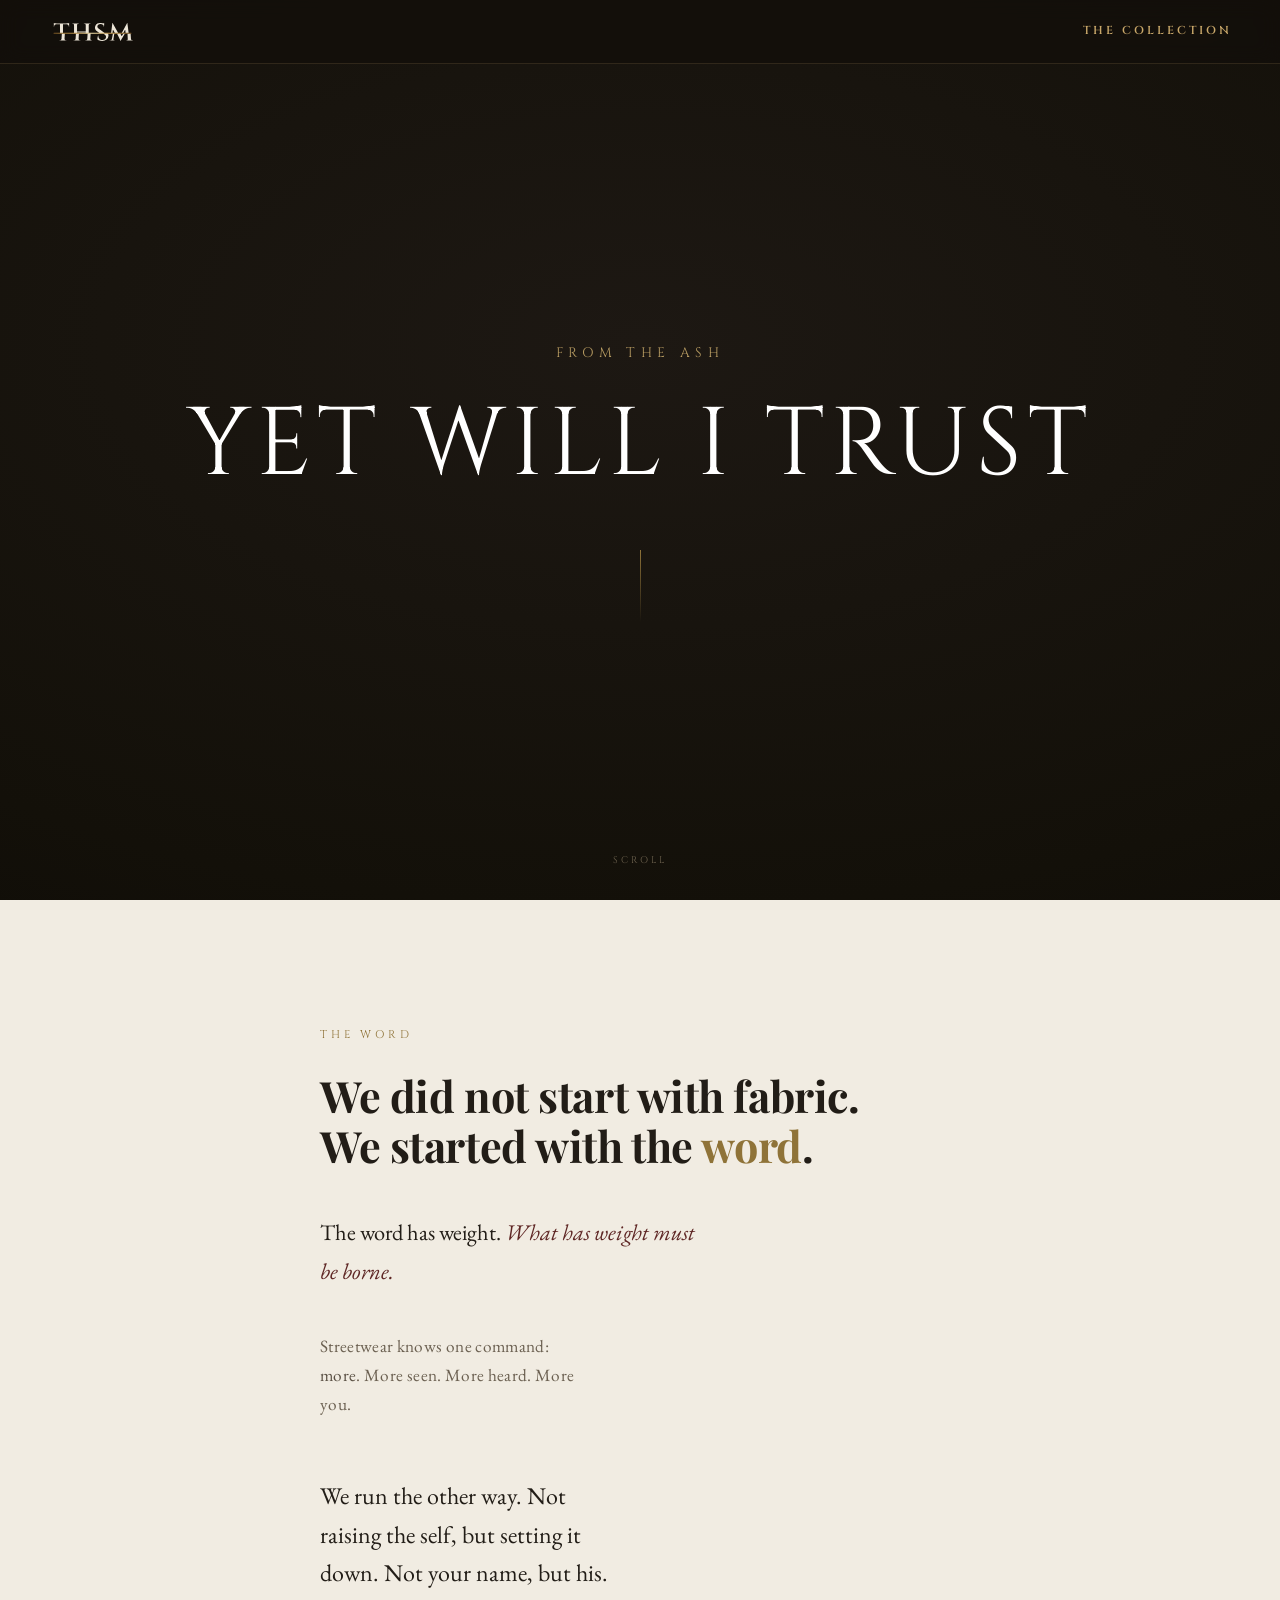
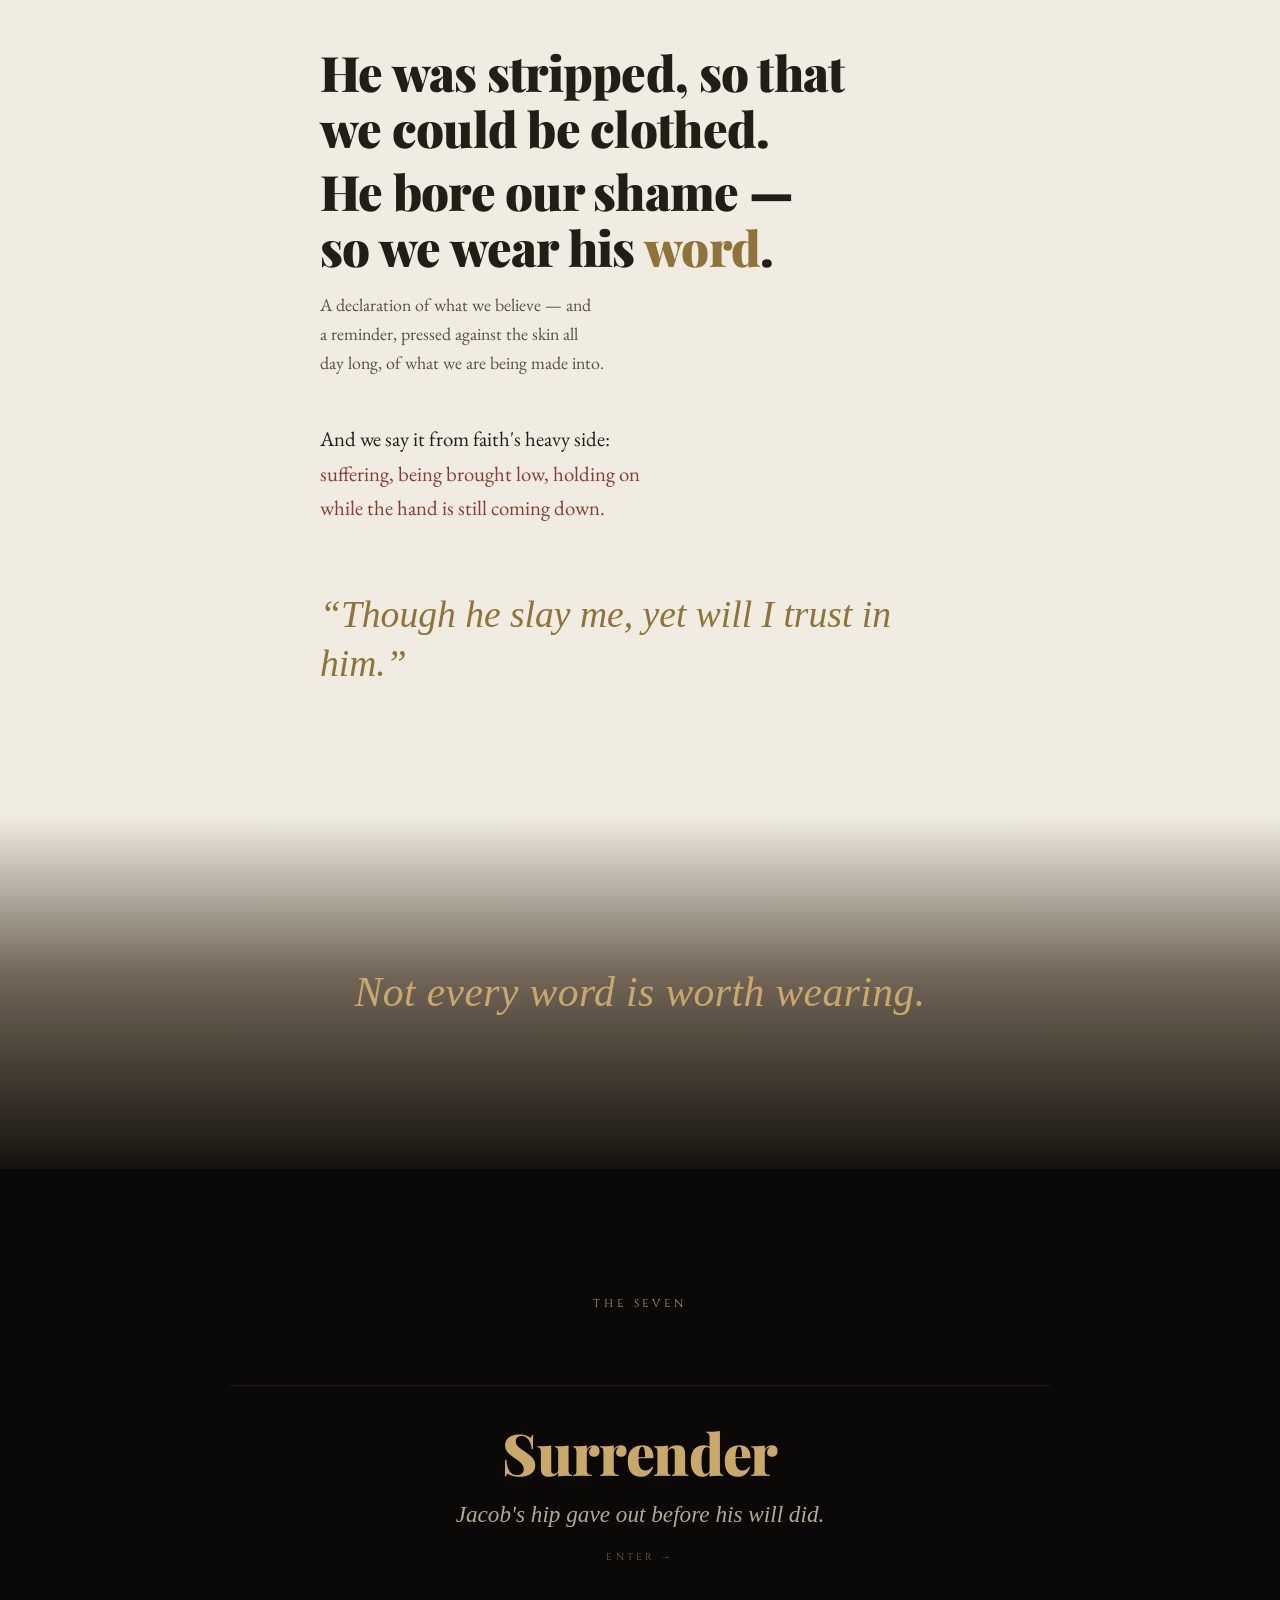
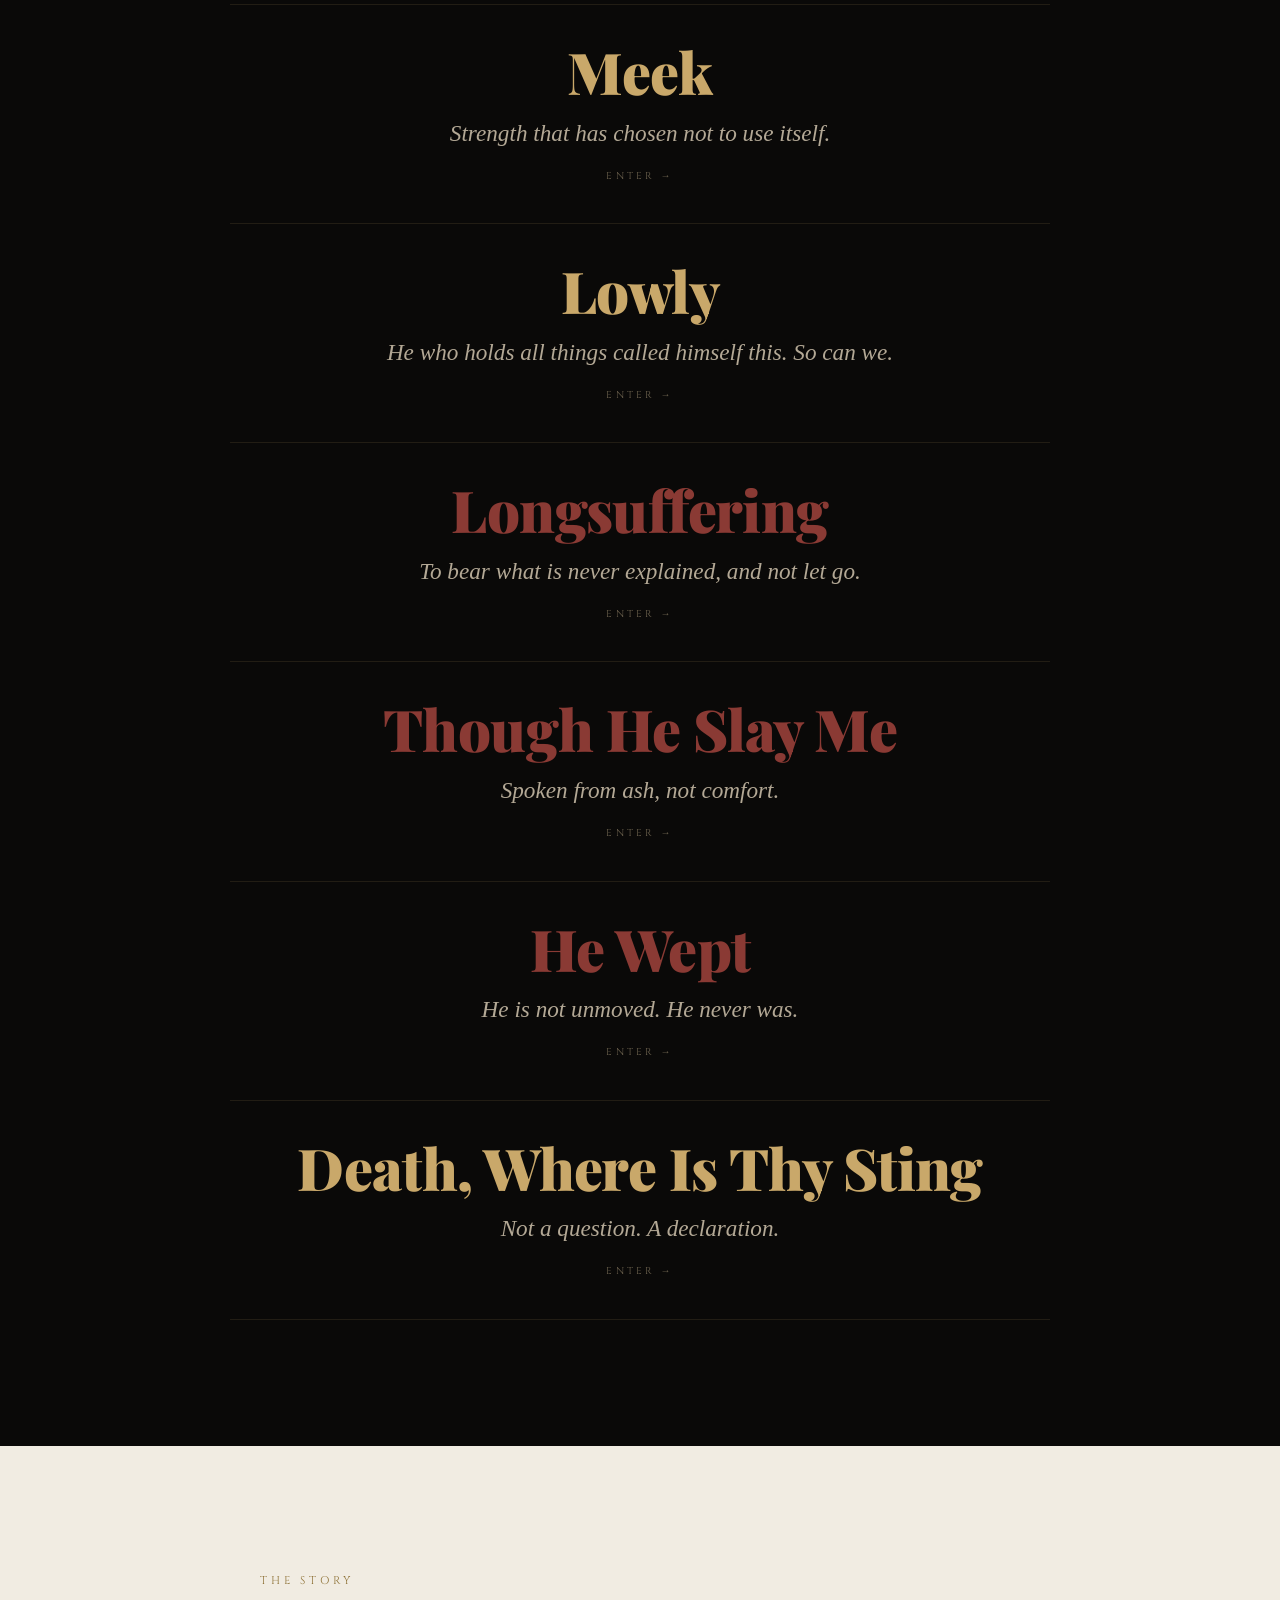
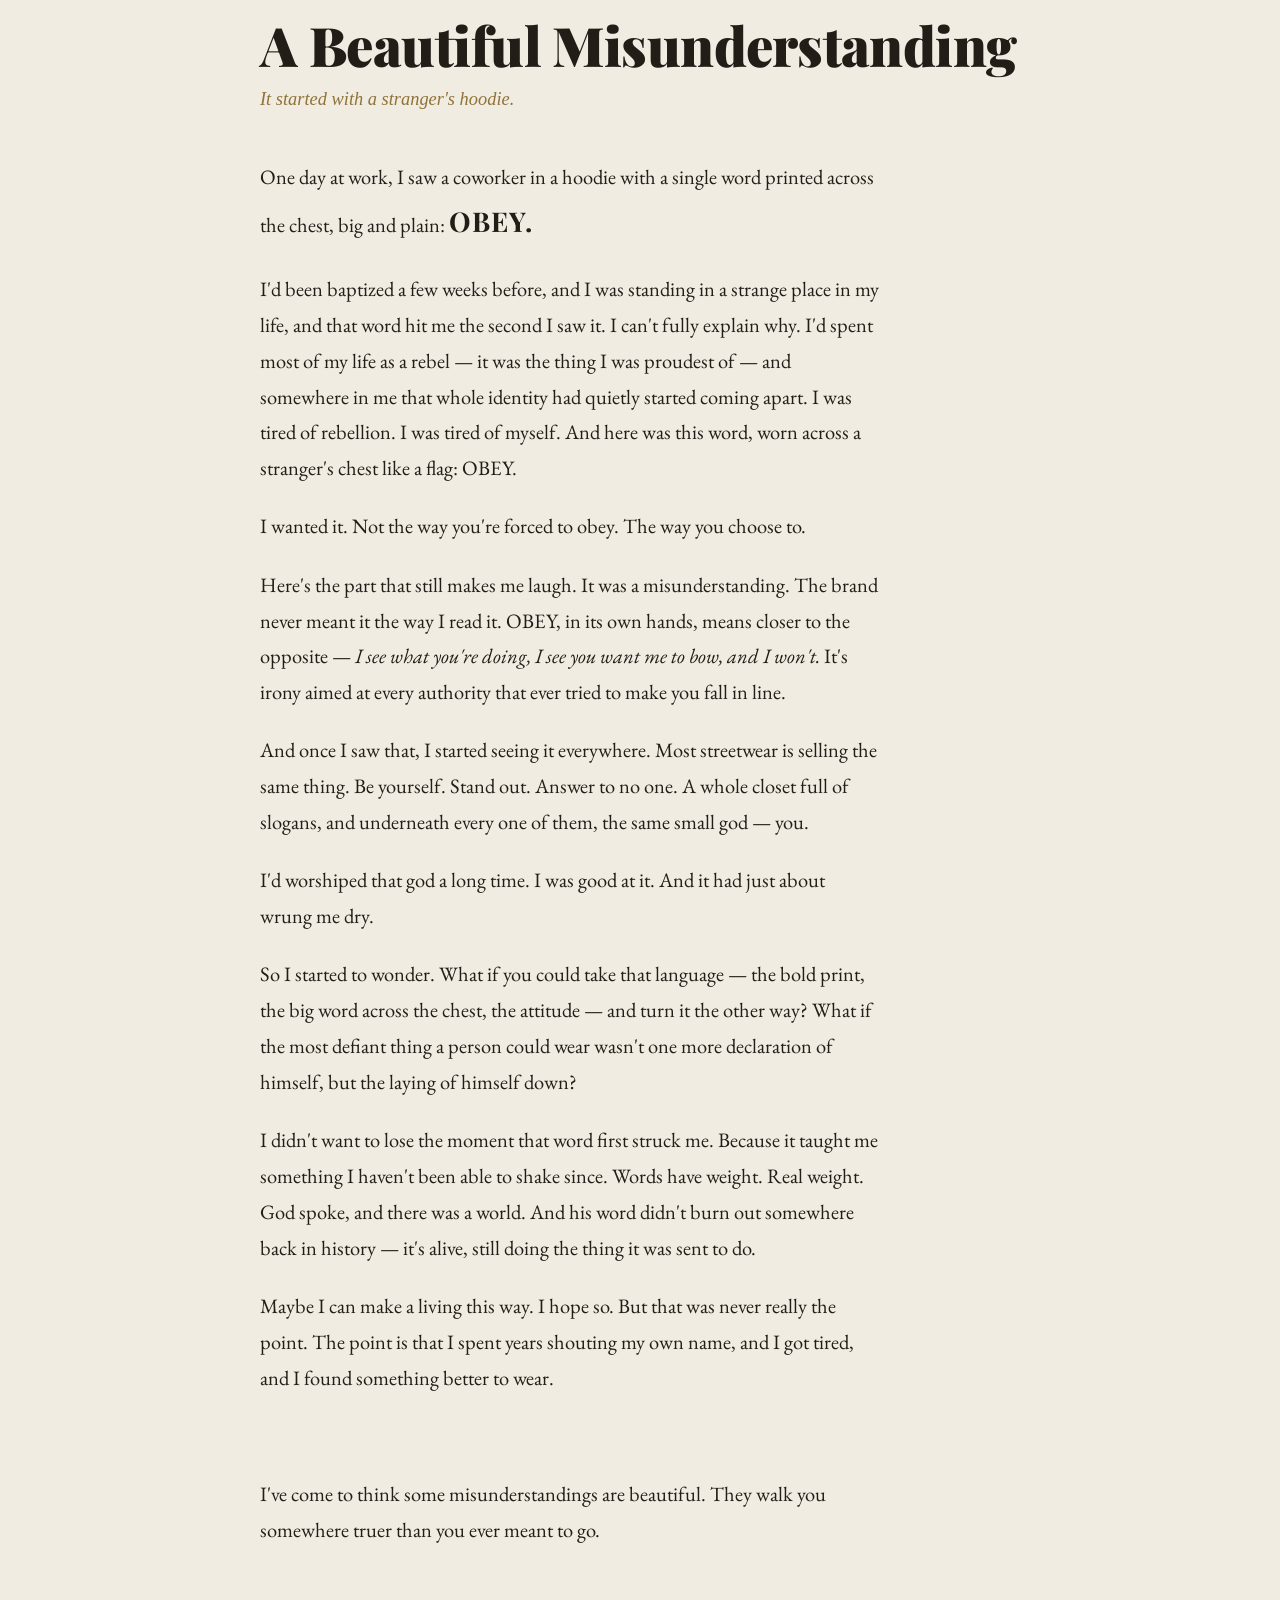
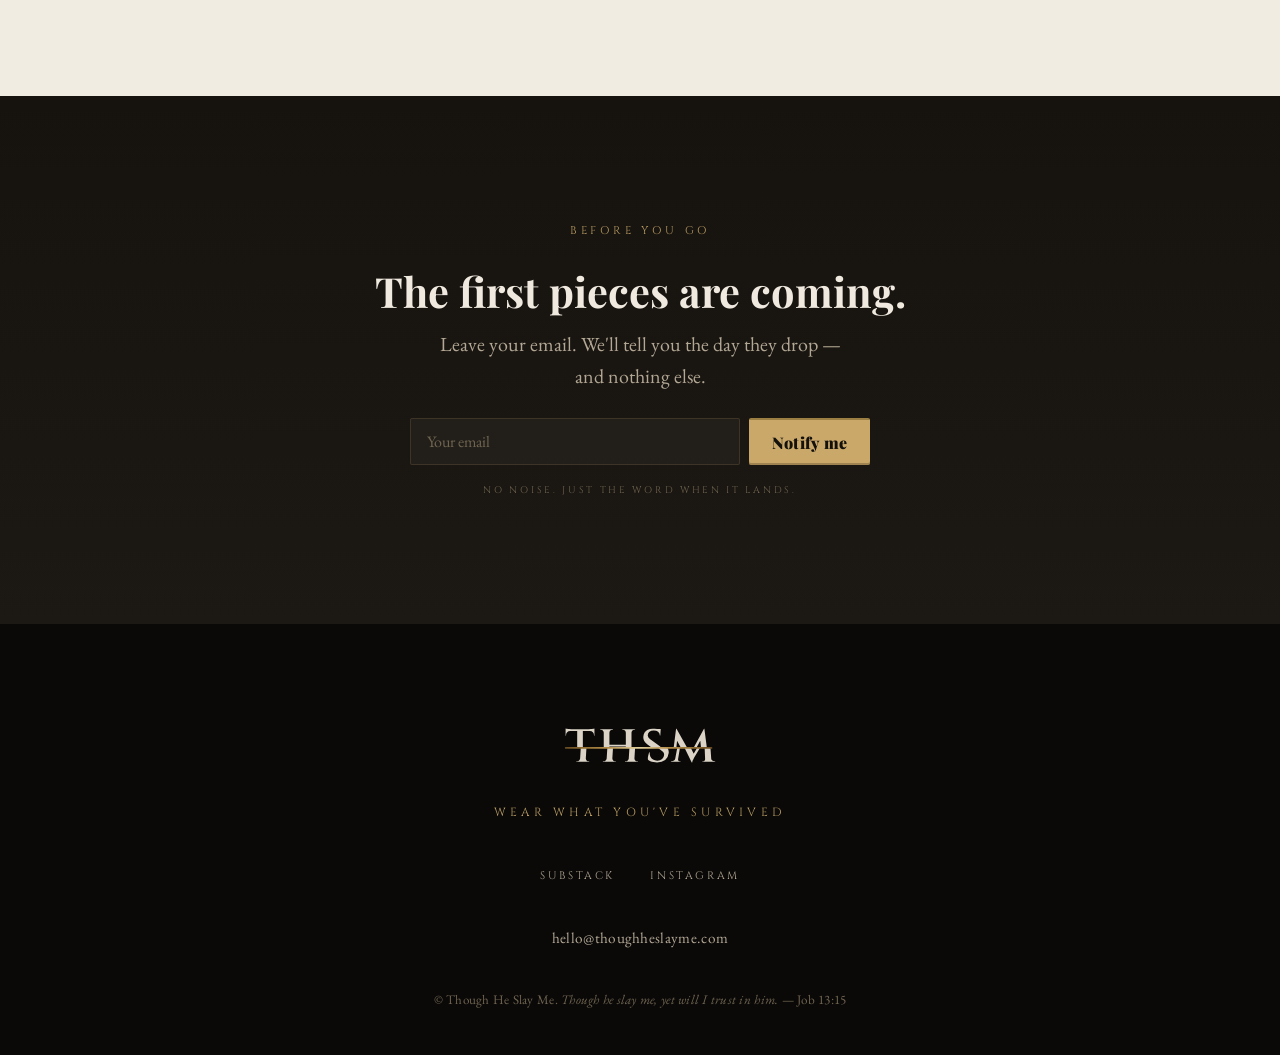
<file: index.html>
<!DOCTYPE html>
<html lang="en">
<head>
<meta charset="UTF-8">
<meta name="viewport" content="width=device-width, initial-scale=1.0">
<title>Though He Slay Me</title>
<meta name="description" content="A faith-rooted streetwear brand. We make the other half — the heavy one. Wear what you've survived.">
<link rel="canonical" href="https://thoughheslayme.com/">
<meta property="og:type" content="website">
<meta property="og:site_name" content="Though He Slay Me">
<meta property="og:title" content="Though He Slay Me">
<meta property="og:description" content="A faith-rooted streetwear brand. We make the other half — the heavy one. Wear what you've survived.">
<meta property="og:url" content="https://thoughheslayme.com/">
<meta property="og:image" content="https://thoughheslayme.com/og-image.jpg">
<meta property="og:image:width" content="1200">
<meta property="og:image:height" content="630">
<meta name="twitter:card" content="summary_large_image">
<link rel="icon" type="image/svg+xml" href="THSM_square_black.svg">
<link rel="preconnect" href="https://fonts.googleapis.com">
<link rel="preconnect" href="https://fonts.gstatic.com" crossorigin>
<link href="https://fonts.googleapis.com/css2?family=Cinzel:wght@400;600;900&family=EB+Garamond:ital,wght@0,400;0,500;1,400&family=IM+Fell+English:ital@0;1&family=Playfair+Display:ital,wght@0,400;0,700;0,900;1,400&display=swap" rel="stylesheet">
<link rel="stylesheet" href="styles.css">
</head>
<body>

<header class="site-header">
  <a class="logo" href="index.html" aria-label="Though He Slay Me — home">
    <img src="THSM_primary_on-dark.svg" alt="Though He Slay Me">
  </a>
  <a class="header-nav" href="#collection">The Collection</a>
</header>

<!-- HERO -->
<section class="hero">
  <p class="hero-eyebrow reveal">From the Ash</p>
  <h1 class="hero-title reveal">Yet Will I Trust</h1>
  <div class="hero-rule reveal"></div>
  <div class="scroll-cue">Scroll</div>
</section>

<!-- THE WORD (light reading zone, carries the stance) -->
<section class="zone zone-paper grain-paper word-zone" id="the-word">
  <div class="wrap">
    <p class="eyebrow reveal">The Word</p>
    <p class="word-lede reveal">We did not start with fabric.<br>We started with the <span class="word-key">word</span>.</p>
    <p class="word-body reveal">The word has weight. <em>What has weight must be borne.</em></p>
    <p class="word-world reveal">Streetwear knows one command: <em>more</em>. More seen. More heard. More you.</p>
    <p class="word-turn-line reveal">We run the other way. Not raising the self, but setting it down. Not your name, but his.</p>
    <p class="word-exchange reveal"><span class="ex-line">He was stripped, so that we could be clothed.</span><span class="ex-line">He bore our shame — so we wear his <span class="word-key">word</span>.</span></p>
    <p class="word-gloss reveal">A declaration of what we believe — and a reminder, pressed against the skin all day long, of what we are being made into.</p>
    <p class="word-heavy reveal">And we say it from faith's heavy side: <span class="blood">suffering, being brought low, holding on while the hand is still coming down.</span></p>
    <p class="word-verse reveal">&ldquo;Though he slay me, yet will I trust in him.&rdquo;</p>
  </div>
</section>

<!-- TRANSITION -->
<section class="bridge">
  <p class="bridge-line reveal">Not every word is worth wearing.</p>
</section>

<!-- THE SEVEN (word spectrum) -->
<section class="zone six grain-dark" id="collection">
  <div class="six-head">
    <p class="eyebrow reveal">The Seven</p>
  </div>
  <div class="six-list">

    <a class="six-item reveal" href="surrender.html">
      <div class="six-word">Surrender</div>
      <div class="six-note">Jacob's hip gave out before his will did.</div>
      <span class="enter">Enter →</span>
    </a>

    <a class="six-item reveal" href="meek.html">
      <div class="six-word">Meek</div>
      <div class="six-note">Strength that has chosen not to use itself.</div>
      <span class="enter">Enter →</span>
    </a>

    <a class="six-item reveal" href="lowly.html">
      <div class="six-word">Lowly</div>
      <div class="six-note">He who holds all things called himself this. So can we.</div>
      <span class="enter">Enter →</span>
    </a>

    <a class="six-item reveal" href="longsuffering.html">
      <div class="six-word blood-word">Longsuffering</div>
      <div class="six-note">To bear what is never explained, and not let go.</div>
      <span class="enter">Enter →</span>
    </a>

    <a class="six-item reveal" href="though-he-slay-me.html">
      <div class="six-word blood-word">Though He Slay Me</div>
      <div class="six-note">Spoken from ash, not comfort.</div>
      <span class="enter">Enter →</span>
    </a>

    <a class="six-item reveal" href="he-wept.html">
      <div class="six-word blood-word">He Wept</div>
      <div class="six-note">He is not unmoved. He never was.</div>
      <span class="enter">Enter →</span>
    </a>

    <a class="six-item reveal" href="death-where-is-thy-sting.html">
      <div class="six-word">Death, Where Is Thy Sting</div>
      <div class="six-note">Not a question. A declaration.</div>
      <span class="enter">Enter →</span>
    </a>

  </div>
</section>

<!-- ABOUT -->
<section class="zone zone-paper grain-paper about" id="about">
  <div class="wrap">
    <p class="eyebrow reveal">The Story</p>
    <h2 class="about-title reveal">A Beautiful Misunderstanding</h2>
    <p class="about-sub reveal">It started with a stranger's hoodie.</p>
    <div class="about-body">
      <p class="reveal">One day at work, I saw a coworker in a hoodie with a single word printed across the chest, big and plain: <span class="big">OBEY.</span></p>
      <p class="reveal">I'd been baptized a few weeks before, and I was standing in a strange place in my life, and that word hit me the second I saw it. I can't fully explain why. I'd spent most of my life as a rebel — it was the thing I was proudest of — and somewhere in me that whole identity had quietly started coming apart. I was tired of rebellion. I was tired of myself. And here was this word, worn across a stranger's chest like a flag: OBEY.</p>
      <p class="reveal">I wanted it. Not the way you're forced to obey. The way you choose to.</p>
      <p class="reveal">Here's the part that still makes me laugh. It was a misunderstanding. The brand never meant it the way I read it. OBEY, in its own hands, means closer to the opposite — <em>I see what you're doing, I see you want me to bow, and I won't.</em> It's irony aimed at every authority that ever tried to make you fall in line.</p>
      <p class="reveal">And once I saw that, I started seeing it everywhere. Most streetwear is selling the same thing. Be yourself. Stand out. Answer to no one. A whole closet full of slogans, and underneath every one of them, the same small god — you.</p>
      <p class="reveal">I'd worshiped that god a long time. I was good at it. And it had just about wrung me dry.</p>
      <p class="reveal">So I started to wonder. What if you could take that language — the bold print, the big word across the chest, the attitude — and turn it the other way? What if the most defiant thing a person could wear wasn't one more declaration of himself, but the laying of himself down?</p>
      <p class="reveal">I didn't want to lose the moment that word first struck me. Because it taught me something I haven't been able to shake since. Words have weight. Real weight. God spoke, and there was a world. And his word didn't burn out somewhere back in history — it's alive, still doing the thing it was sent to do.</p>
      <p class="reveal">Maybe I can make a living this way. I hope so. But that was never really the point. The point is that I spent years shouting my own name, and I got tired, and I found something better to wear.</p>
      <p class="reveal">This brand started with a misunderstanding.</p>
      <p class="reveal">I've come to think some misunderstandings are beautiful. They walk you somewhere truer than you ever meant to go.</p>
    </div>
  </div>
</section>

<!-- WAITLIST -->
<section class="zone zone-dark grain-dark waitlist-zone">
  <div class="wrap">
    <p class="eyebrow reveal">Before You Go</p>
    <p class="waitlist-lede reveal">The first pieces are coming.</p>
    <p class="waitlist-sub reveal">Leave your email. We'll tell you the day they drop — and nothing else.</p>
    <form class="waitlist reveal" action="https://buttondown.com/api/emails/embed-subscribe/THSM" method="post" target="_blank" rel="noopener">
      <input class="waitlist-input" type="email" name="email" placeholder="Your email" aria-label="Email address" required>
      <button class="waitlist-btn" type="submit">Notify me</button>
    </form>
    <p class="waitlist-fine reveal">No noise. Just the word when it lands.</p>
  </div>
</section>

<!-- FOOTER -->
<footer class="site-footer">
  <img class="footer-logo" src="THSM_primary_on-dark-padded.svg" alt="Though He Slay Me">
  <p class="footer-tag">Wear what you've survived</p>
  <nav class="footer-links">
    <a href="https://open.substack.com/pub/thoughheslayme" target="_blank" rel="noopener">Substack</a>
    <a href="https://www.instagram.com/thoughheslaymewear" target="_blank" rel="noopener">Instagram</a>
  </nav>
  <p class="footer-contact"><a href="mailto:hello@thoughheslayme.com">hello@thoughheslayme.com</a></p>
  <p class="footer-fine">© Though He Slay Me. <em>Though he slay me, yet will I trust in him.</em> — Job 13:15</p>
</footer>

<script src="script.js"></script>
</body>
</html>
</file>
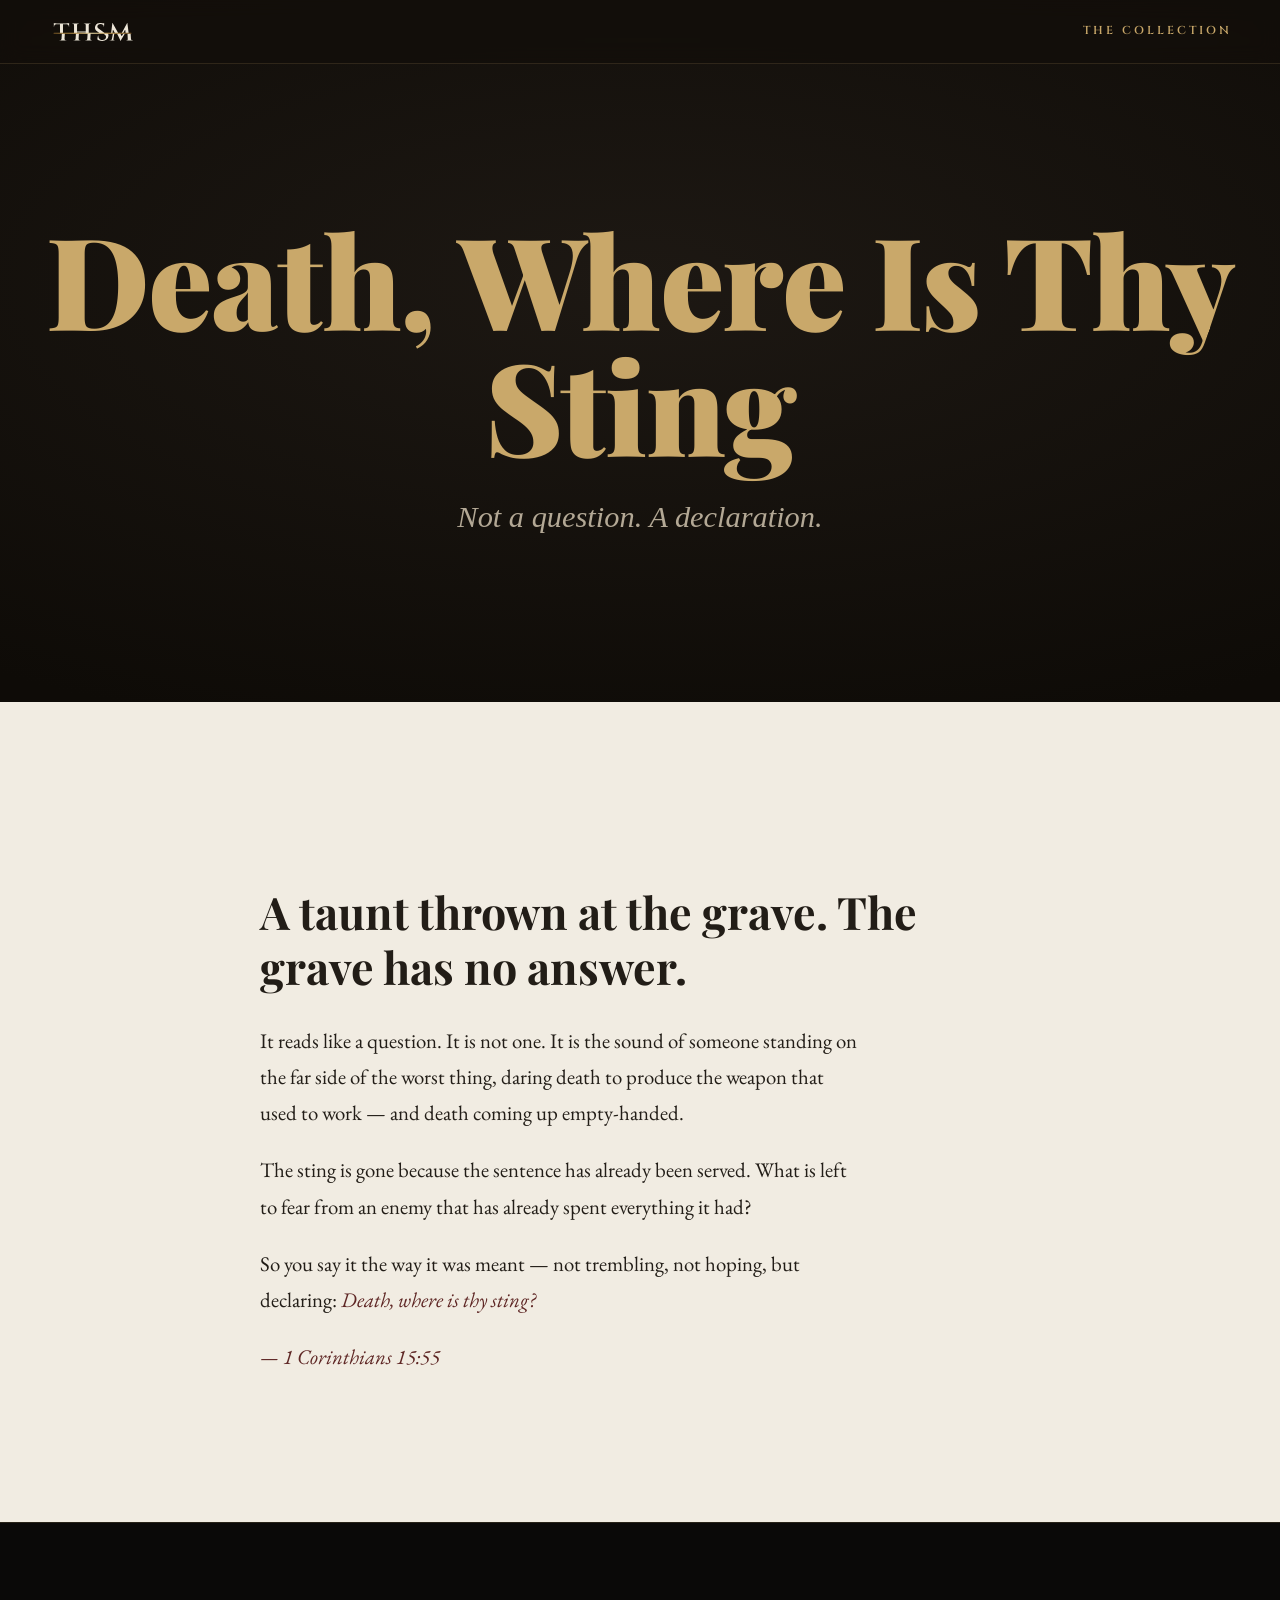
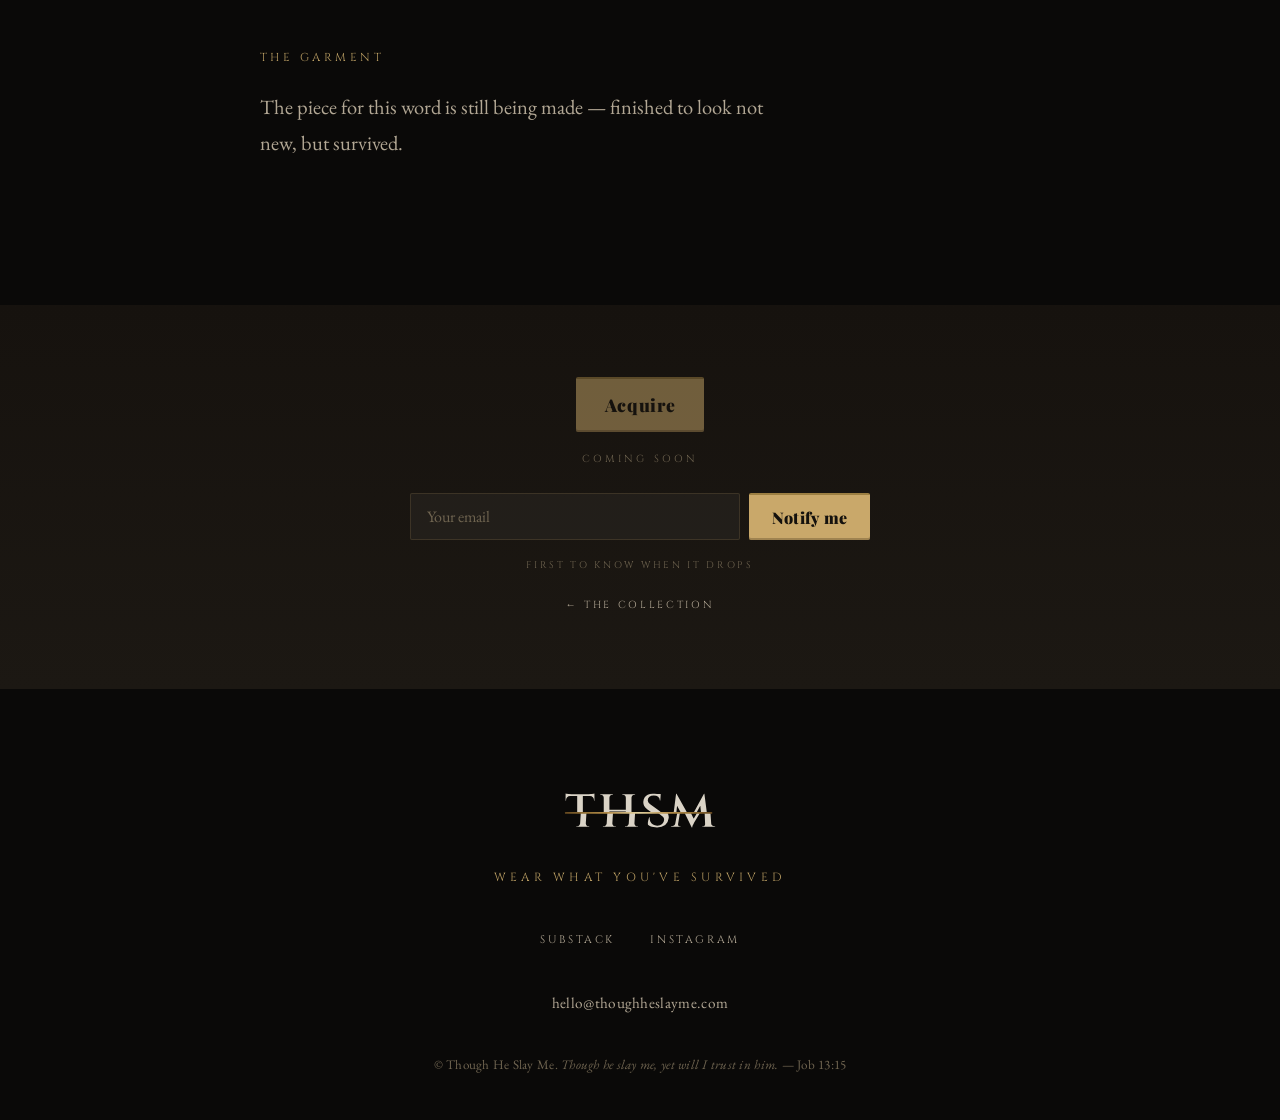
<file: death-where-is-thy-sting.html>
<!DOCTYPE html>
<html lang="en">
<head>
<meta charset="UTF-8">
<meta name="viewport" content="width=device-width, initial-scale=1.0">
<title>Death, Where Is Thy Sting — Though He Slay Me</title>
<meta name="description" content="Death, where is thy sting. Not a question. A declaration.">
<link rel="canonical" href="https://thoughheslayme.com/death-where-is-thy-sting">
<meta property="og:type" content="website">
<meta property="og:site_name" content="Though He Slay Me">
<meta property="og:title" content="Death, Where Is Thy Sting — Though He Slay Me">
<meta property="og:description" content="Death, where is thy sting. Not a question. A declaration.">
<meta property="og:url" content="https://thoughheslayme.com/death-where-is-thy-sting">
<meta property="og:image" content="https://thoughheslayme.com/og-image.jpg">
<meta property="og:image:width" content="1200">
<meta property="og:image:height" content="630">
<meta name="twitter:card" content="summary_large_image">
<link rel="icon" type="image/svg+xml" href="THSM_square_black.svg">
<link rel="preconnect" href="https://fonts.googleapis.com">
<link rel="preconnect" href="https://fonts.gstatic.com" crossorigin>
<link href="https://fonts.googleapis.com/css2?family=Cinzel:wght@400;600;900&family=EB+Garamond:ital,wght@0,400;0,500;1,400&family=IM+Fell+English:ital@0;1&family=Playfair+Display:ital,wght@0,400;0,700;0,900;1,400&display=swap" rel="stylesheet">
<link rel="stylesheet" href="styles.css">
</head>
<body>

<header class="site-header">
  <a class="logo" href="index.html" aria-label="Though He Slay Me — home">
    <img src="THSM_primary_on-dark.svg" alt="Though He Slay Me">
  </a>
  <a class="header-nav" href="index.html#collection">The Collection</a>
</header>

<!-- PRODUCT HERO -->
<section class="p-hero gold-side">
  <h1 class="p-word reveal">Death, Where Is Thy Sting</h1>
  <p class="p-note reveal">Not a question. A declaration.</p>
</section>

<!-- CONCEPT (light) -->
<section class="zone zone-paper grain-paper p-concept">
  <div class="wrap">
    <p class="eyebrow reveal">The Concept</p>
    <p class="lede reveal">A taunt thrown at the grave. The grave has no answer.</p>
    <p class="reveal">It reads like a question. It is not one. It is the sound of someone standing on the far side of the worst thing, daring death to produce the weapon that used to work — and death coming up empty-handed.</p>
    <p class="reveal">The sting is gone because the sentence has already been served. What is left to fear from an enemy that has already spent everything it had?</p>
    <p class="reveal">So you say it the way it was meant — not trembling, not hoping, but declaring: <em>Death, where is thy sting?</em></p>
    <p class="reveal"><em>— 1 Corinthians 15:55</em></p>
  </div>
</section>

<!-- STILL BEING MADE (dark) -->
<section class="zone zone-black grain-dark version">
  <div class="wrap">
    <p class="version-label reveal">The garment</p>
    <p class="version-body reveal">The piece for this word is still being made — finished to look not new, but survived.</p>
  </div>
</section>

<!-- ACQUIRE -->
<section class="zone zone-dark grain-dark acquire-wrap">
  <span class="acquire" aria-disabled="true">Acquire</span>
  <p class="acquire-note">Coming soon</p>
  <form class="waitlist" action="https://buttondown.com/api/emails/embed-subscribe/THSM" method="post" target="_blank" rel="noopener">
    <input class="waitlist-input" type="email" name="email" placeholder="Your email" aria-label="Email address" required>
    <button class="waitlist-btn" type="submit">Notify me</button>
  </form>
  <p class="waitlist-fine">First to know when it drops</p>
  <a class="back-link" href="index.html#collection">← The Collection</a>
</section>

<!-- FOOTER -->
<footer class="site-footer">
  <img class="footer-logo" src="THSM_primary_on-dark-padded.svg" alt="Though He Slay Me">
  <p class="footer-tag">Wear what you've survived</p>
  <nav class="footer-links">
    <a href="https://open.substack.com/pub/thoughheslayme" target="_blank" rel="noopener">Substack</a>
    <a href="https://www.instagram.com/thoughheslaymewear" target="_blank" rel="noopener">Instagram</a>
  </nav>
  <p class="footer-contact"><a href="mailto:hello@thoughheslayme.com">hello@thoughheslayme.com</a></p>
  <p class="footer-fine">© Though He Slay Me. <em>Though he slay me, yet will I trust in him.</em> — Job 13:15</p>
</footer>

<script src="script.js"></script>
</body>
</html>
</file>
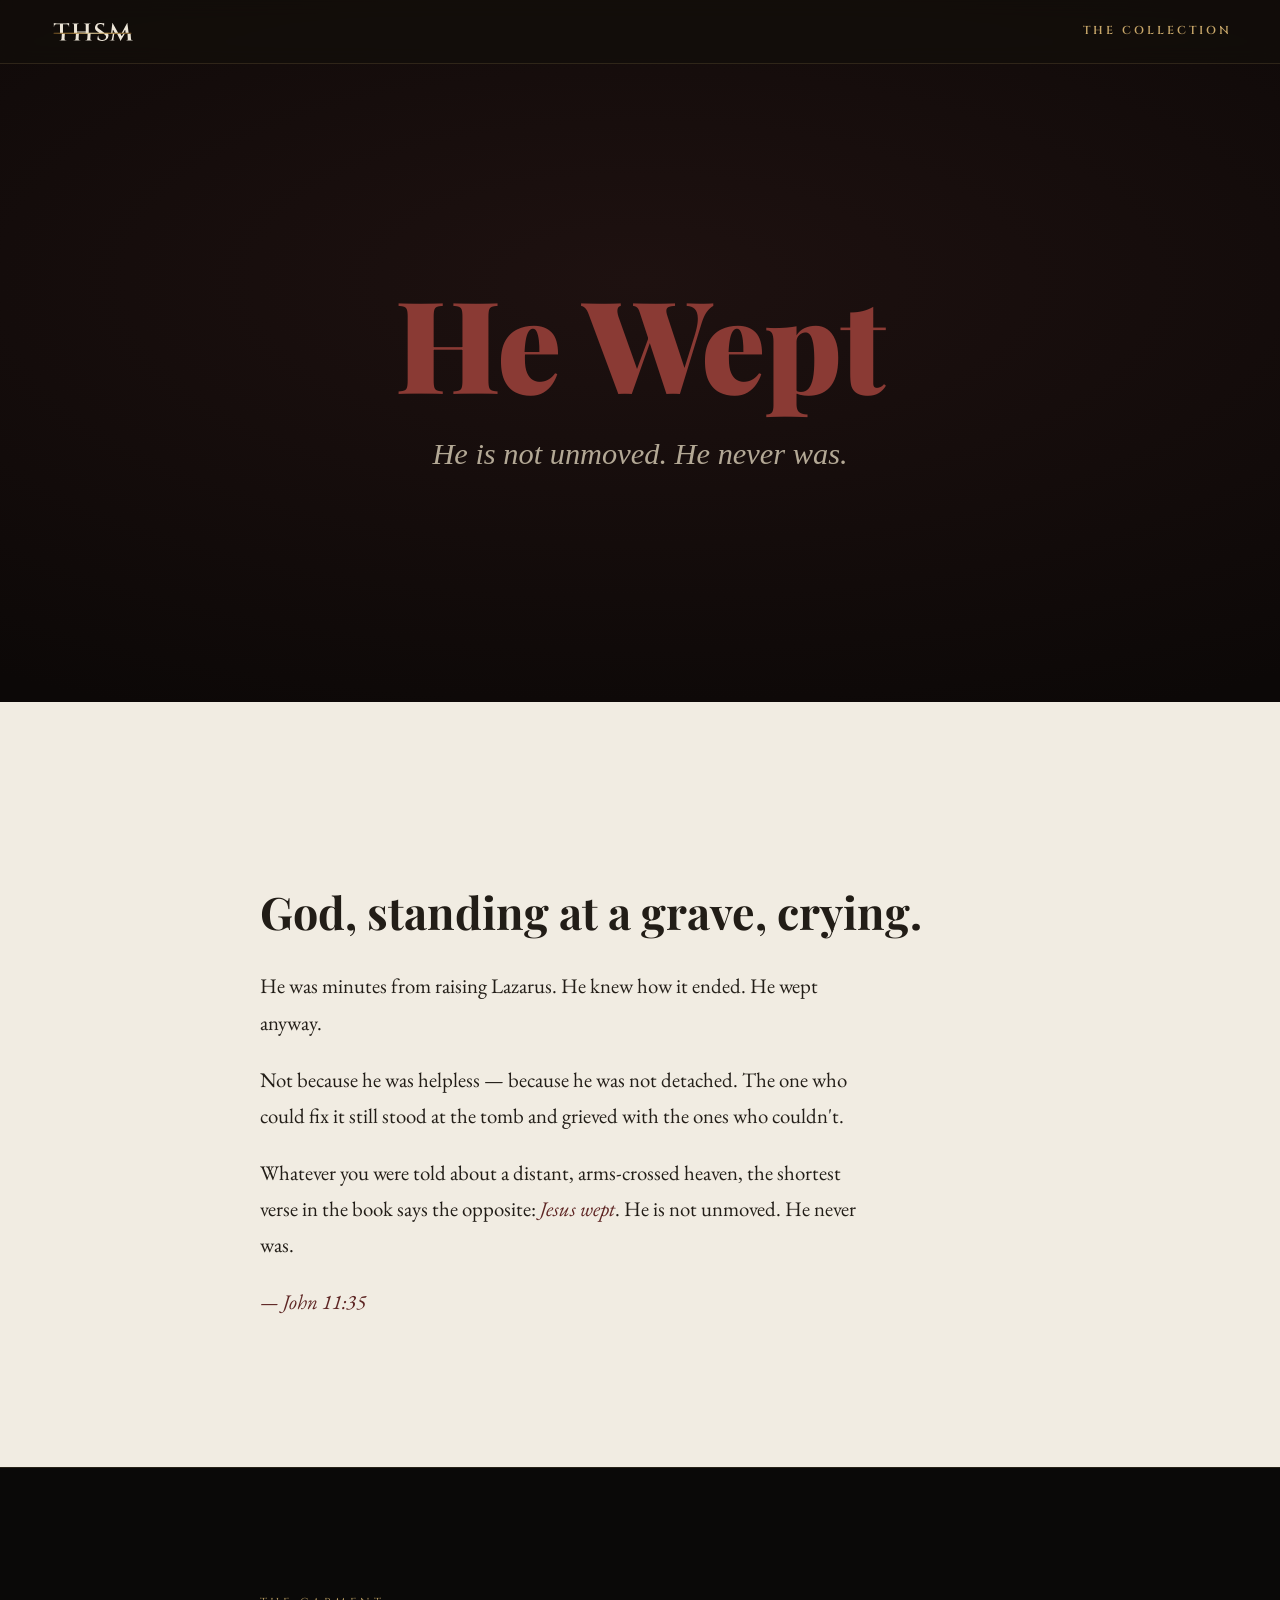
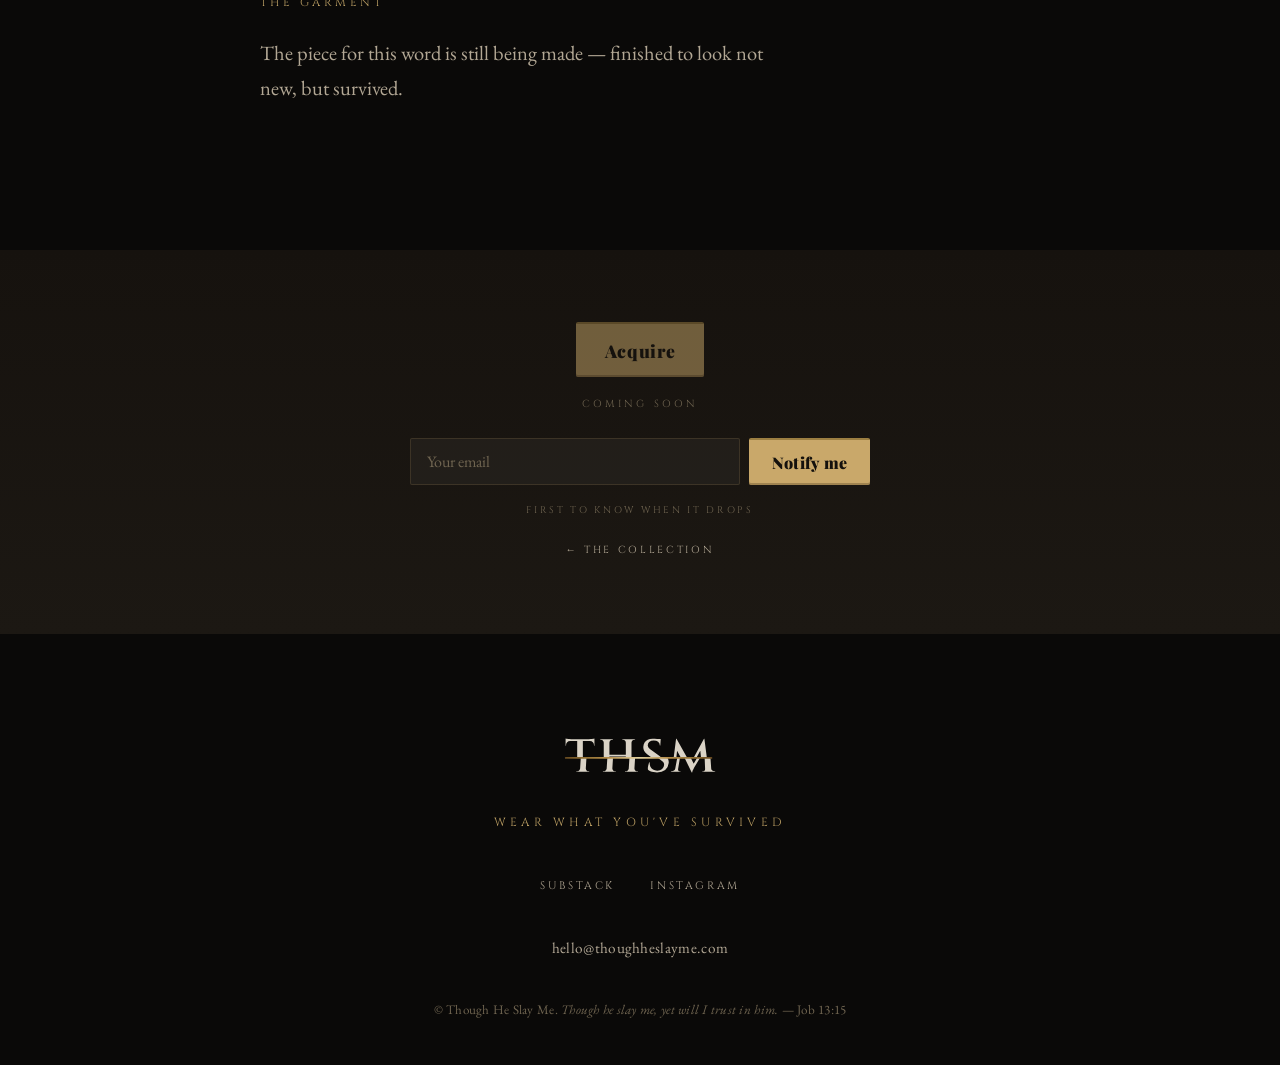
<file: he-wept.html>
<!DOCTYPE html>
<html lang="en">
<head>
<meta charset="UTF-8">
<meta name="viewport" content="width=device-width, initial-scale=1.0">
<title>He Wept — Though He Slay Me</title>
<meta name="description" content="He Wept. He is not unmoved. He never was.">
<link rel="canonical" href="https://thoughheslayme.com/he-wept">
<meta property="og:type" content="website">
<meta property="og:site_name" content="Though He Slay Me">
<meta property="og:title" content="He Wept — Though He Slay Me">
<meta property="og:description" content="He Wept. He is not unmoved. He never was.">
<meta property="og:url" content="https://thoughheslayme.com/he-wept">
<meta property="og:image" content="https://thoughheslayme.com/og-image.jpg">
<meta property="og:image:width" content="1200">
<meta property="og:image:height" content="630">
<meta name="twitter:card" content="summary_large_image">
<link rel="icon" type="image/svg+xml" href="THSM_square_black.svg">
<link rel="preconnect" href="https://fonts.googleapis.com">
<link rel="preconnect" href="https://fonts.gstatic.com" crossorigin>
<link href="https://fonts.googleapis.com/css2?family=Cinzel:wght@400;600;900&family=EB+Garamond:ital,wght@0,400;0,500;1,400&family=IM+Fell+English:ital@0;1&family=Playfair+Display:ital,wght@0,400;0,700;0,900;1,400&display=swap" rel="stylesheet">
<link rel="stylesheet" href="styles.css">
</head>
<body>

<header class="site-header">
  <a class="logo" href="index.html" aria-label="Though He Slay Me — home">
    <img src="THSM_primary_on-dark.svg" alt="Though He Slay Me">
  </a>
  <a class="header-nav" href="index.html#collection">The Collection</a>
</header>

<!-- PRODUCT HERO -->
<section class="p-hero blood-side">
  <h1 class="p-word reveal">He Wept</h1>
  <p class="p-note reveal">He is not unmoved. He never was.</p>
</section>

<!-- CONCEPT (light) -->
<section class="zone zone-paper grain-paper p-concept">
  <div class="wrap">
    <p class="eyebrow reveal">The Concept</p>
    <p class="lede reveal">God, standing at a grave, crying.</p>
    <p class="reveal">He was minutes from raising Lazarus. He knew how it ended. He wept anyway.</p>
    <p class="reveal">Not because he was helpless — because he was not detached. The one who could fix it still stood at the tomb and grieved with the ones who couldn't.</p>
    <p class="reveal">Whatever you were told about a distant, arms-crossed heaven, the shortest verse in the book says the opposite: <em>Jesus wept</em>. He is not unmoved. He never was.</p>
    <p class="reveal"><em>— John 11:35</em></p>
  </div>
</section>

<!-- STILL BEING MADE (dark) -->
<section class="zone zone-black grain-dark version">
  <div class="wrap">
    <p class="version-label reveal">The garment</p>
    <p class="version-body reveal">The piece for this word is still being made — finished to look not new, but survived.</p>
  </div>
</section>

<!-- ACQUIRE -->
<section class="zone zone-dark grain-dark acquire-wrap">
  <span class="acquire" aria-disabled="true">Acquire</span>
  <p class="acquire-note">Coming soon</p>
  <form class="waitlist" action="https://buttondown.com/api/emails/embed-subscribe/THSM" method="post" target="_blank" rel="noopener">
    <input class="waitlist-input" type="email" name="email" placeholder="Your email" aria-label="Email address" required>
    <button class="waitlist-btn" type="submit">Notify me</button>
  </form>
  <p class="waitlist-fine">First to know when it drops</p>
  <a class="back-link" href="index.html#collection">← The Collection</a>
</section>

<!-- FOOTER -->
<footer class="site-footer">
  <img class="footer-logo" src="THSM_primary_on-dark-padded.svg" alt="Though He Slay Me">
  <p class="footer-tag">Wear what you've survived</p>
  <nav class="footer-links">
    <a href="https://open.substack.com/pub/thoughheslayme" target="_blank" rel="noopener">Substack</a>
    <a href="https://www.instagram.com/thoughheslaymewear" target="_blank" rel="noopener">Instagram</a>
  </nav>
  <p class="footer-contact"><a href="mailto:hello@thoughheslayme.com">hello@thoughheslayme.com</a></p>
  <p class="footer-fine">© Though He Slay Me. <em>Though he slay me, yet will I trust in him.</em> — Job 13:15</p>
</footer>

<script src="script.js"></script>
</body>
</html>
</file>
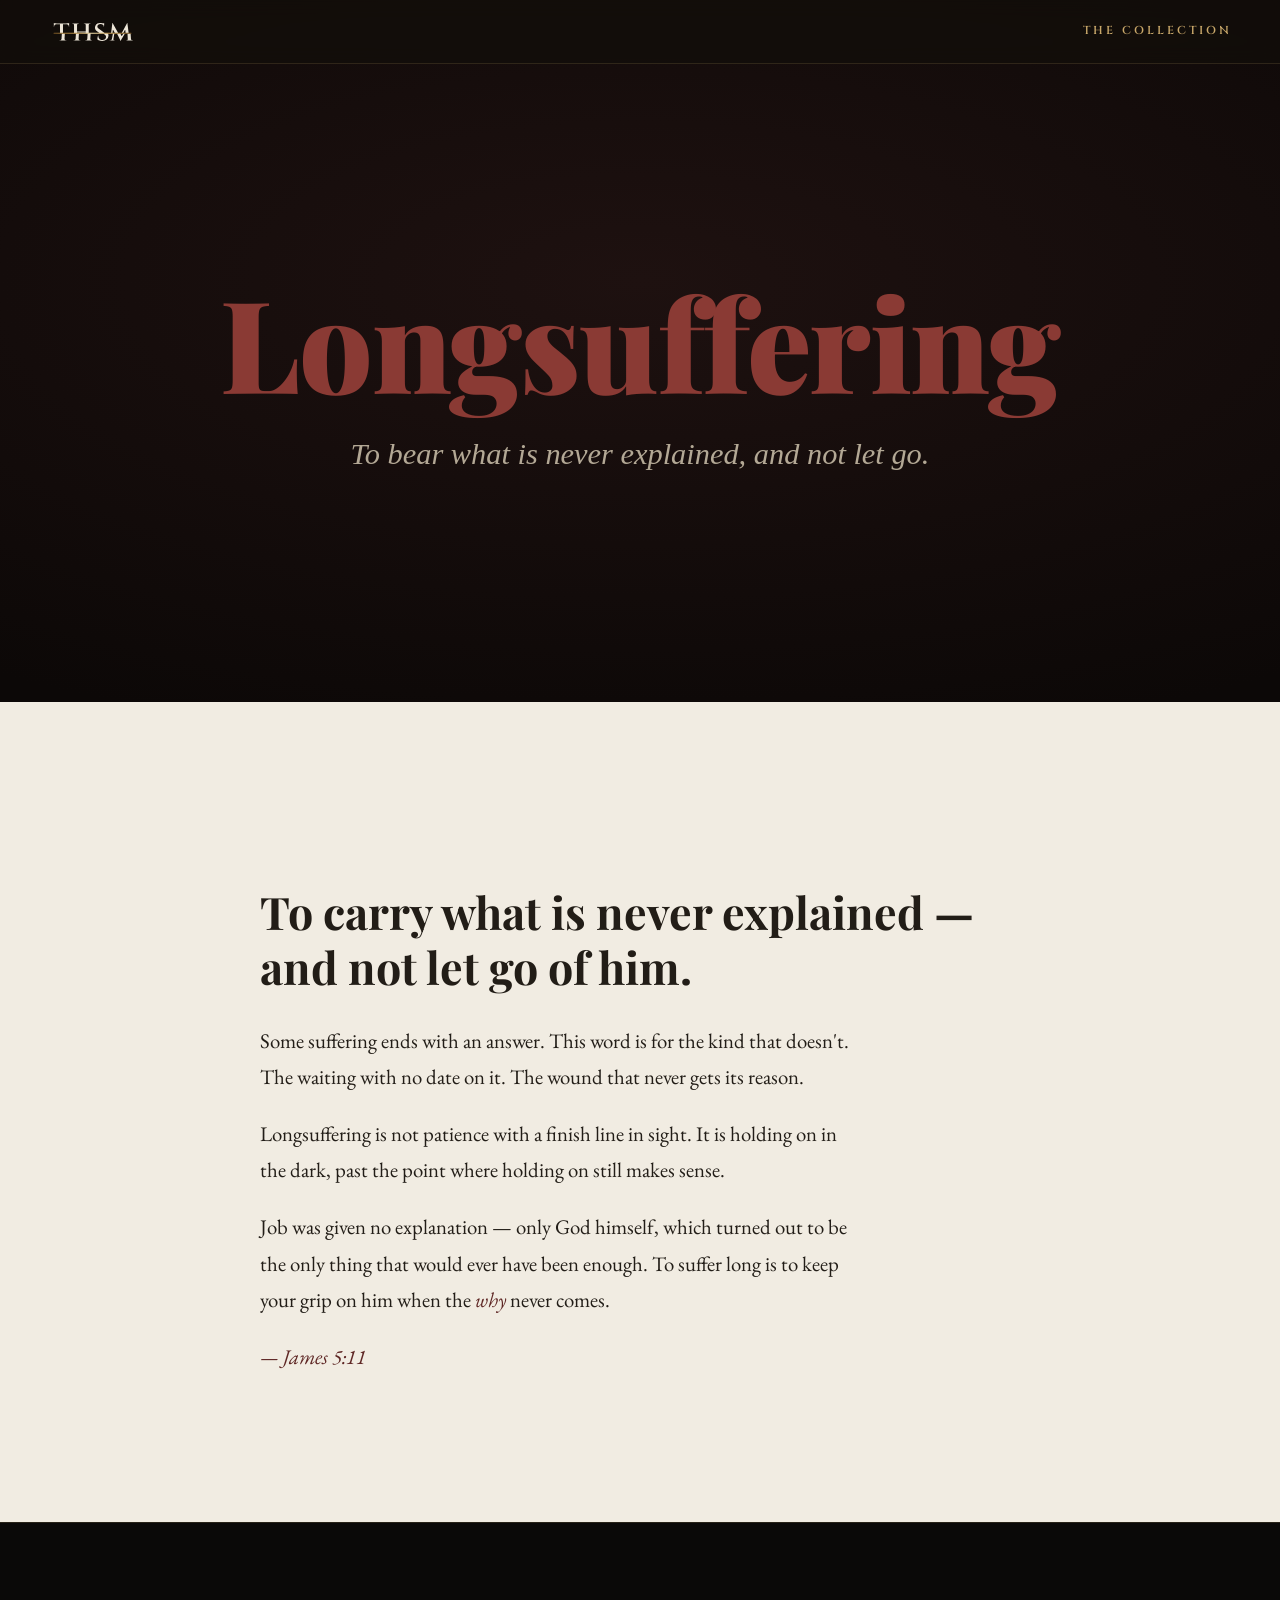
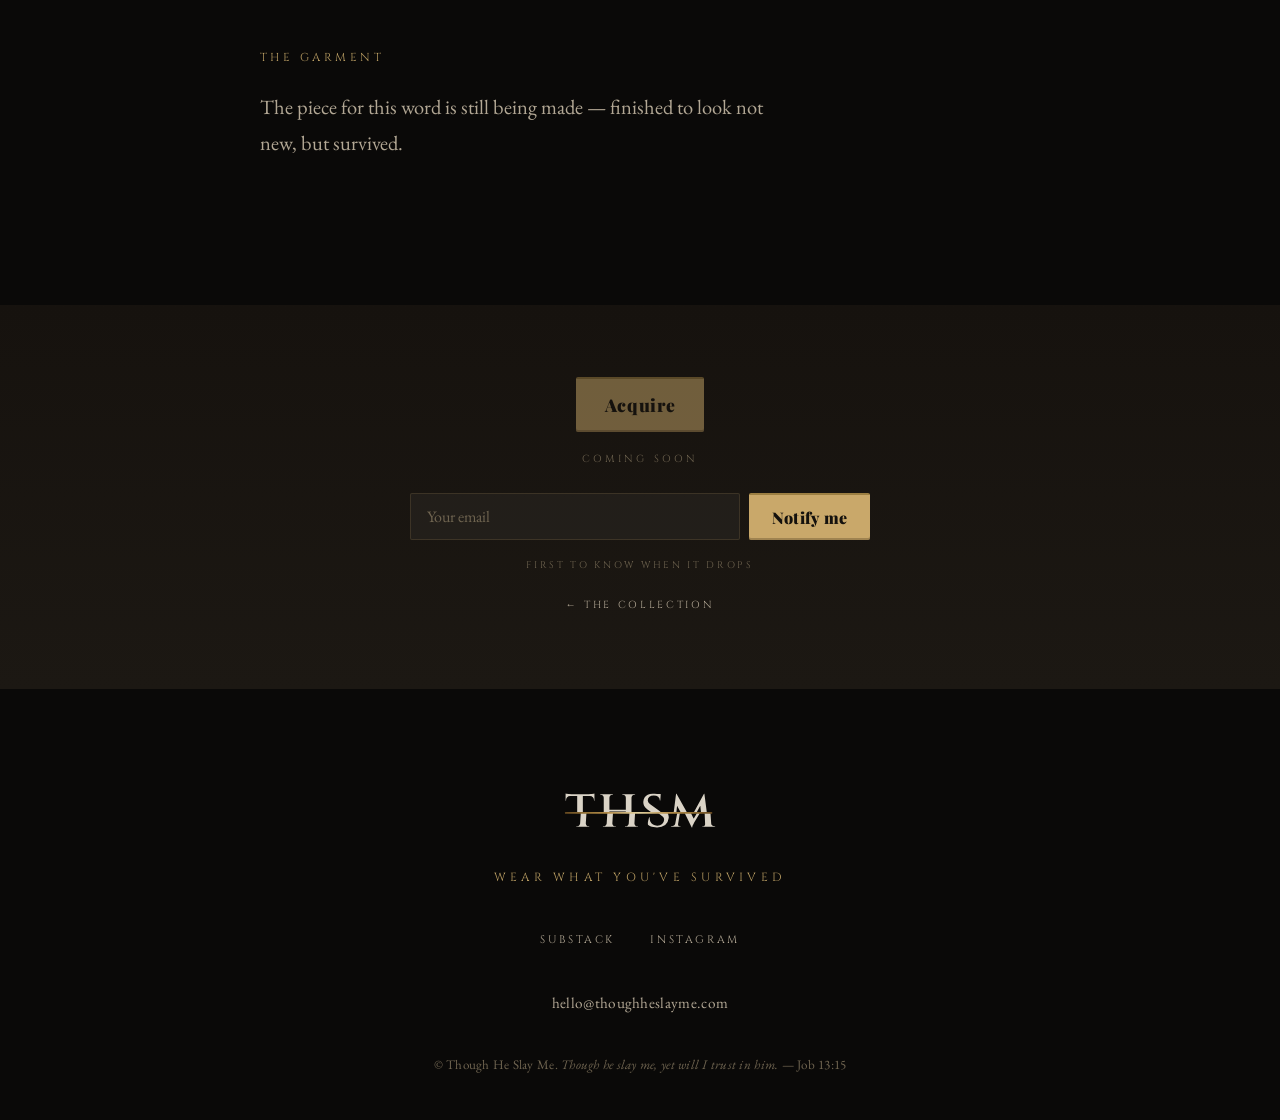
<file: longsuffering.html>
<!DOCTYPE html>
<html lang="en">
<head>
<meta charset="UTF-8">
<meta name="viewport" content="width=device-width, initial-scale=1.0">
<title>Longsuffering — Though He Slay Me</title>
<meta name="description" content="Longsuffering. To bear what is never explained, and not let go.">
<link rel="canonical" href="https://thoughheslayme.com/longsuffering">
<meta property="og:type" content="website">
<meta property="og:site_name" content="Though He Slay Me">
<meta property="og:title" content="Longsuffering — Though He Slay Me">
<meta property="og:description" content="Longsuffering. To bear what is never explained, and not let go.">
<meta property="og:url" content="https://thoughheslayme.com/longsuffering">
<meta property="og:image" content="https://thoughheslayme.com/og-image.jpg">
<meta property="og:image:width" content="1200">
<meta property="og:image:height" content="630">
<meta name="twitter:card" content="summary_large_image">
<link rel="icon" type="image/svg+xml" href="THSM_square_black.svg">
<link rel="preconnect" href="https://fonts.googleapis.com">
<link rel="preconnect" href="https://fonts.gstatic.com" crossorigin>
<link href="https://fonts.googleapis.com/css2?family=Cinzel:wght@400;600;900&family=EB+Garamond:ital,wght@0,400;0,500;1,400&family=IM+Fell+English:ital@0;1&family=Playfair+Display:ital,wght@0,400;0,700;0,900;1,400&display=swap" rel="stylesheet">
<link rel="stylesheet" href="styles.css">
</head>
<body>

<header class="site-header">
  <a class="logo" href="index.html" aria-label="Though He Slay Me — home">
    <img src="THSM_primary_on-dark.svg" alt="Though He Slay Me">
  </a>
  <a class="header-nav" href="index.html#collection">The Collection</a>
</header>

<!-- PRODUCT HERO -->
<section class="p-hero blood-side">
  <h1 class="p-word reveal">Longsuffering</h1>
  <p class="p-note reveal">To bear what is never explained, and not let go.</p>
</section>

<!-- CONCEPT (light) -->
<section class="zone zone-paper grain-paper p-concept">
  <div class="wrap">
    <p class="eyebrow reveal">The Concept</p>
    <p class="lede reveal">To carry what is never explained — and not let go of him.</p>
    <p class="reveal">Some suffering ends with an answer. This word is for the kind that doesn't. The waiting with no date on it. The wound that never gets its reason.</p>
    <p class="reveal">Longsuffering is not patience with a finish line in sight. It is holding on in the dark, past the point where holding on still makes sense.</p>
    <p class="reveal">Job was given no explanation — only God himself, which turned out to be the only thing that would ever have been enough. To suffer long is to keep your grip on him when the <em>why</em> never comes.</p>
    <p class="reveal"><em>— James 5:11</em></p>
  </div>
</section>

<!-- STILL BEING MADE (dark) -->
<section class="zone zone-black grain-dark version">
  <div class="wrap">
    <p class="version-label reveal">The garment</p>
    <p class="version-body reveal">The piece for this word is still being made — finished to look not new, but survived.</p>
  </div>
</section>

<!-- ACQUIRE -->
<section class="zone zone-dark grain-dark acquire-wrap">
  <span class="acquire" aria-disabled="true">Acquire</span>
  <p class="acquire-note">Coming soon</p>
  <form class="waitlist" action="https://buttondown.com/api/emails/embed-subscribe/THSM" method="post" target="_blank" rel="noopener">
    <input class="waitlist-input" type="email" name="email" placeholder="Your email" aria-label="Email address" required>
    <button class="waitlist-btn" type="submit">Notify me</button>
  </form>
  <p class="waitlist-fine">First to know when it drops</p>
  <a class="back-link" href="index.html#collection">← The Collection</a>
</section>

<!-- FOOTER -->
<footer class="site-footer">
  <img class="footer-logo" src="THSM_primary_on-dark-padded.svg" alt="Though He Slay Me">
  <p class="footer-tag">Wear what you've survived</p>
  <nav class="footer-links">
    <a href="https://open.substack.com/pub/thoughheslayme" target="_blank" rel="noopener">Substack</a>
    <a href="https://www.instagram.com/thoughheslaymewear" target="_blank" rel="noopener">Instagram</a>
  </nav>
  <p class="footer-contact"><a href="mailto:hello@thoughheslayme.com">hello@thoughheslayme.com</a></p>
  <p class="footer-fine">© Though He Slay Me. <em>Though he slay me, yet will I trust in him.</em> — Job 13:15</p>
</footer>

<script src="script.js"></script>
</body>
</html>
</file>
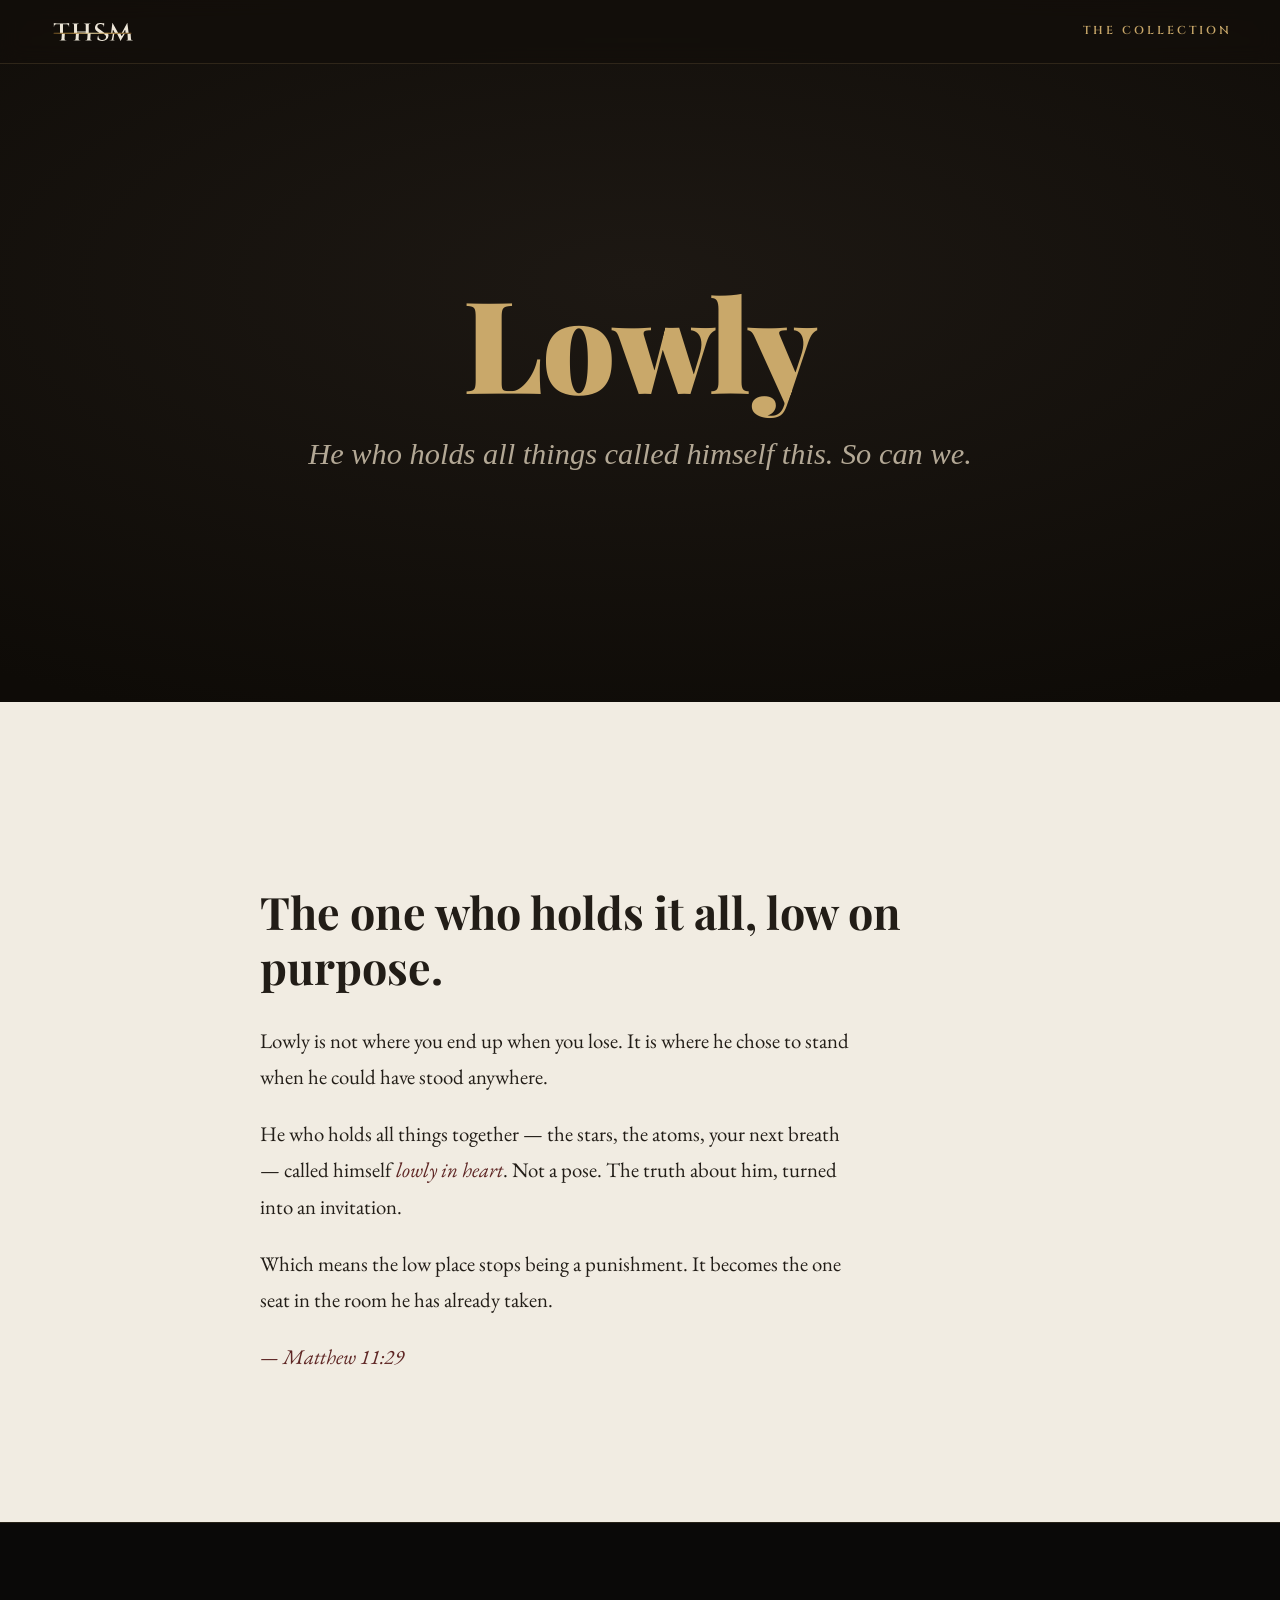
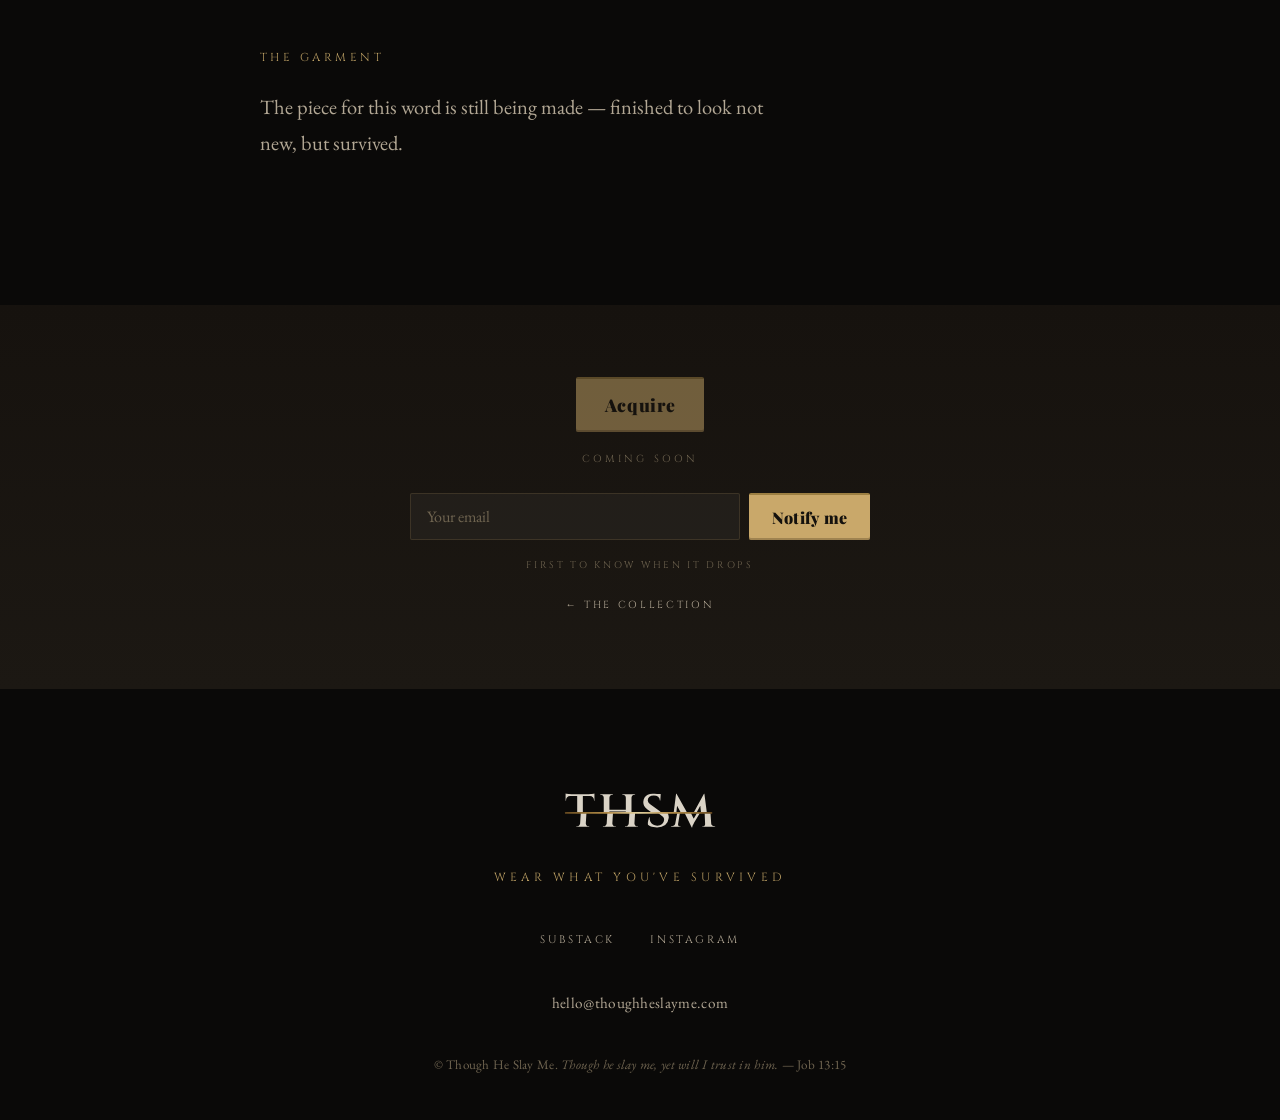
<file: lowly.html>
<!DOCTYPE html>
<html lang="en">
<head>
<meta charset="UTF-8">
<meta name="viewport" content="width=device-width, initial-scale=1.0">
<title>Lowly — Though He Slay Me</title>
<meta name="description" content="Lowly. He who holds all things called himself this. So can we.">
<link rel="canonical" href="https://thoughheslayme.com/lowly">
<meta property="og:type" content="website">
<meta property="og:site_name" content="Though He Slay Me">
<meta property="og:title" content="Lowly — Though He Slay Me">
<meta property="og:description" content="Lowly. He who holds all things called himself this. So can we.">
<meta property="og:url" content="https://thoughheslayme.com/lowly">
<meta property="og:image" content="https://thoughheslayme.com/og-image.jpg">
<meta property="og:image:width" content="1200">
<meta property="og:image:height" content="630">
<meta name="twitter:card" content="summary_large_image">
<link rel="icon" type="image/svg+xml" href="THSM_square_black.svg">
<link rel="preconnect" href="https://fonts.googleapis.com">
<link rel="preconnect" href="https://fonts.gstatic.com" crossorigin>
<link href="https://fonts.googleapis.com/css2?family=Cinzel:wght@400;600;900&family=EB+Garamond:ital,wght@0,400;0,500;1,400&family=IM+Fell+English:ital@0;1&family=Playfair+Display:ital,wght@0,400;0,700;0,900;1,400&display=swap" rel="stylesheet">
<link rel="stylesheet" href="styles.css">
</head>
<body>

<header class="site-header">
  <a class="logo" href="index.html" aria-label="Though He Slay Me — home">
    <img src="THSM_primary_on-dark.svg" alt="Though He Slay Me">
  </a>
  <a class="header-nav" href="index.html#collection">The Collection</a>
</header>

<!-- PRODUCT HERO -->
<section class="p-hero gold-side">
  <h1 class="p-word reveal">Lowly</h1>
  <p class="p-note reveal">He who holds all things called himself this. So can we.</p>
</section>

<!-- CONCEPT (light) -->
<section class="zone zone-paper grain-paper p-concept">
  <div class="wrap">
    <p class="eyebrow reveal">The Concept</p>
    <p class="lede reveal">The one who holds it all, low on purpose.</p>
    <p class="reveal">Lowly is not where you end up when you lose. It is where he chose to stand when he could have stood anywhere.</p>
    <p class="reveal">He who holds all things together — the stars, the atoms, your next breath — called himself <em>lowly in heart</em>. Not a pose. The truth about him, turned into an invitation.</p>
    <p class="reveal">Which means the low place stops being a punishment. It becomes the one seat in the room he has already taken.</p>
    <p class="reveal"><em>— Matthew 11:29</em></p>
  </div>
</section>

<!-- STILL BEING MADE (dark) -->
<section class="zone zone-black grain-dark version">
  <div class="wrap">
    <p class="version-label reveal">The garment</p>
    <p class="version-body reveal">The piece for this word is still being made — finished to look not new, but survived.</p>
  </div>
</section>

<!-- ACQUIRE -->
<section class="zone zone-dark grain-dark acquire-wrap">
  <span class="acquire" aria-disabled="true">Acquire</span>
  <p class="acquire-note">Coming soon</p>
  <form class="waitlist" action="https://buttondown.com/api/emails/embed-subscribe/THSM" method="post" target="_blank" rel="noopener">
    <input class="waitlist-input" type="email" name="email" placeholder="Your email" aria-label="Email address" required>
    <button class="waitlist-btn" type="submit">Notify me</button>
  </form>
  <p class="waitlist-fine">First to know when it drops</p>
  <a class="back-link" href="index.html#collection">← The Collection</a>
</section>

<!-- FOOTER -->
<footer class="site-footer">
  <img class="footer-logo" src="THSM_primary_on-dark-padded.svg" alt="Though He Slay Me">
  <p class="footer-tag">Wear what you've survived</p>
  <nav class="footer-links">
    <a href="https://open.substack.com/pub/thoughheslayme" target="_blank" rel="noopener">Substack</a>
    <a href="https://www.instagram.com/thoughheslaymewear" target="_blank" rel="noopener">Instagram</a>
  </nav>
  <p class="footer-contact"><a href="mailto:hello@thoughheslayme.com">hello@thoughheslayme.com</a></p>
  <p class="footer-fine">© Though He Slay Me. <em>Though he slay me, yet will I trust in him.</em> — Job 13:15</p>
</footer>

<script src="script.js"></script>
</body>
</html>
</file>
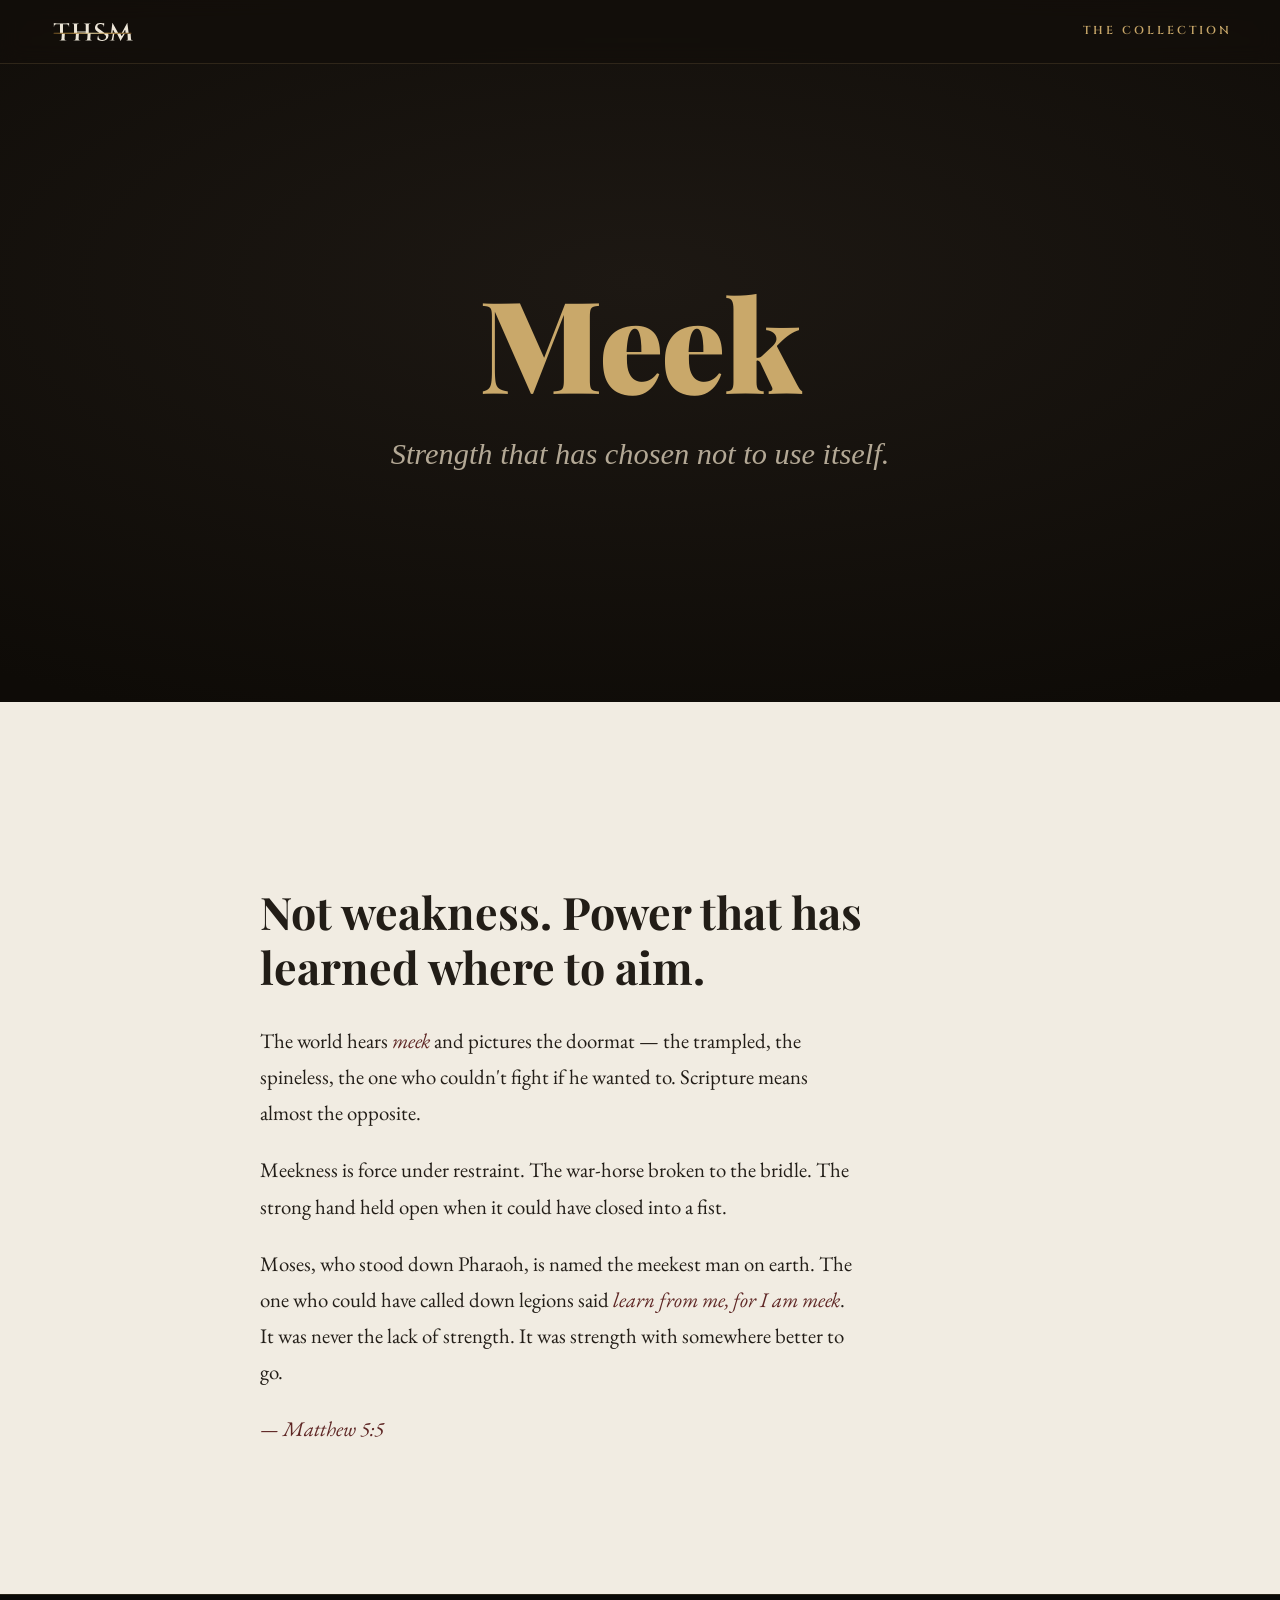
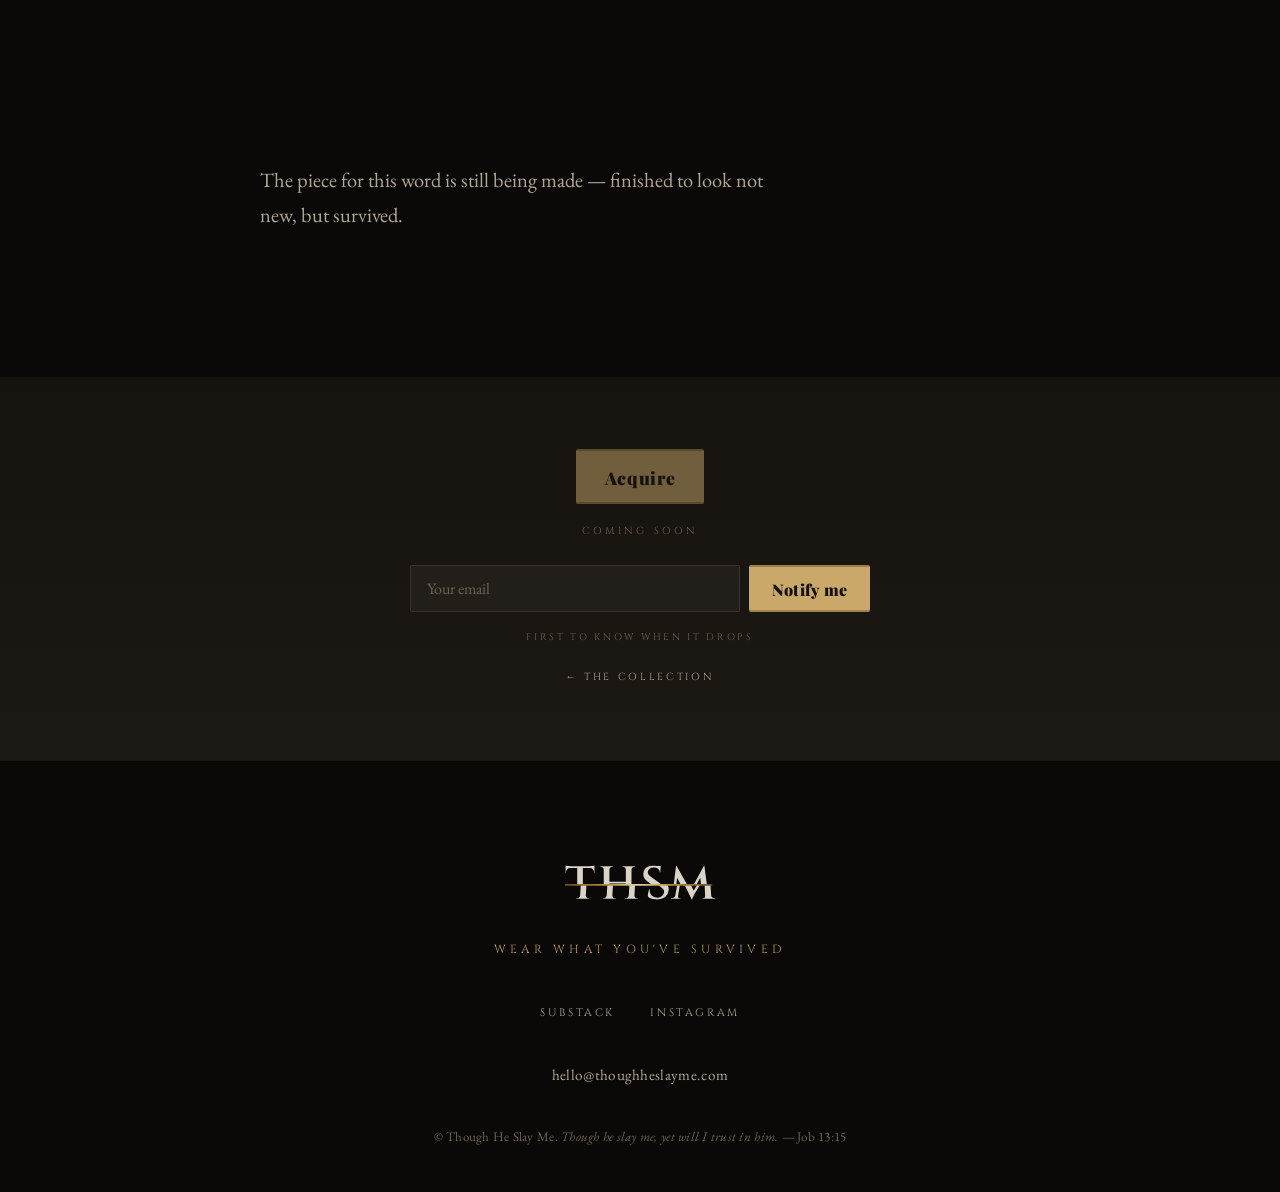
<file: meek.html>
<!DOCTYPE html>
<html lang="en">
<head>
<meta charset="UTF-8">
<meta name="viewport" content="width=device-width, initial-scale=1.0">
<title>Meek — Though He Slay Me</title>
<meta name="description" content="Meek. Strength that has chosen not to use itself.">
<link rel="canonical" href="https://thoughheslayme.com/meek">
<meta property="og:type" content="website">
<meta property="og:site_name" content="Though He Slay Me">
<meta property="og:title" content="Meek — Though He Slay Me">
<meta property="og:description" content="Meek. Strength that has chosen not to use itself.">
<meta property="og:url" content="https://thoughheslayme.com/meek">
<meta property="og:image" content="https://thoughheslayme.com/og-image.jpg">
<meta property="og:image:width" content="1200">
<meta property="og:image:height" content="630">
<meta name="twitter:card" content="summary_large_image">
<link rel="icon" type="image/svg+xml" href="THSM_square_black.svg">
<link rel="preconnect" href="https://fonts.googleapis.com">
<link rel="preconnect" href="https://fonts.gstatic.com" crossorigin>
<link href="https://fonts.googleapis.com/css2?family=Cinzel:wght@400;600;900&family=EB+Garamond:ital,wght@0,400;0,500;1,400&family=IM+Fell+English:ital@0;1&family=Playfair+Display:ital,wght@0,400;0,700;0,900;1,400&display=swap" rel="stylesheet">
<link rel="stylesheet" href="styles.css">
</head>
<body>

<header class="site-header">
  <a class="logo" href="index.html" aria-label="Though He Slay Me — home">
    <img src="THSM_primary_on-dark.svg" alt="Though He Slay Me">
  </a>
  <a class="header-nav" href="index.html#collection">The Collection</a>
</header>

<!-- PRODUCT HERO -->
<section class="p-hero gold-side">
  <h1 class="p-word reveal">Meek</h1>
  <p class="p-note reveal">Strength that has chosen not to use itself.</p>
</section>

<!-- CONCEPT (light) -->
<section class="zone zone-paper grain-paper p-concept">
  <div class="wrap">
    <p class="eyebrow reveal">The Concept</p>
    <p class="lede reveal">Not weakness. Power that has learned where to aim.</p>
    <p class="reveal">The world hears <em>meek</em> and pictures the doormat — the trampled, the spineless, the one who couldn't fight if he wanted to. Scripture means almost the opposite.</p>
    <p class="reveal">Meekness is force under restraint. The war-horse broken to the bridle. The strong hand held open when it could have closed into a fist.</p>
    <p class="reveal">Moses, who stood down Pharaoh, is named the meekest man on earth. The one who could have called down legions said <em>learn from me, for I am meek</em>. It was never the lack of strength. It was strength with somewhere better to go.</p>
    <p class="reveal"><em>— Matthew 5:5</em></p>
  </div>
</section>

<!-- STILL BEING MADE (dark) -->
<section class="zone zone-black grain-dark version">
  <div class="wrap">
    <p class="version-label reveal">The garment</p>
    <p class="version-body reveal">The piece for this word is still being made — finished to look not new, but survived.</p>
  </div>
</section>

<!-- ACQUIRE -->
<section class="zone zone-dark grain-dark acquire-wrap">
  <span class="acquire" aria-disabled="true">Acquire</span>
  <p class="acquire-note">Coming soon</p>
  <form class="waitlist" action="https://buttondown.com/api/emails/embed-subscribe/THSM" method="post" target="_blank" rel="noopener">
    <input class="waitlist-input" type="email" name="email" placeholder="Your email" aria-label="Email address" required>
    <button class="waitlist-btn" type="submit">Notify me</button>
  </form>
  <p class="waitlist-fine">First to know when it drops</p>
  <a class="back-link" href="index.html#collection">← The Collection</a>
</section>

<!-- FOOTER -->
<footer class="site-footer">
  <img class="footer-logo" src="THSM_primary_on-dark-padded.svg" alt="Though He Slay Me">
  <p class="footer-tag">Wear what you've survived</p>
  <nav class="footer-links">
    <a href="https://open.substack.com/pub/thoughheslayme" target="_blank" rel="noopener">Substack</a>
    <a href="https://www.instagram.com/thoughheslaymewear" target="_blank" rel="noopener">Instagram</a>
  </nav>
  <p class="footer-contact"><a href="mailto:hello@thoughheslayme.com">hello@thoughheslayme.com</a></p>
  <p class="footer-fine">© Though He Slay Me. <em>Though he slay me, yet will I trust in him.</em> — Job 13:15</p>
</footer>

<script src="script.js"></script>
</body>
</html>
</file>
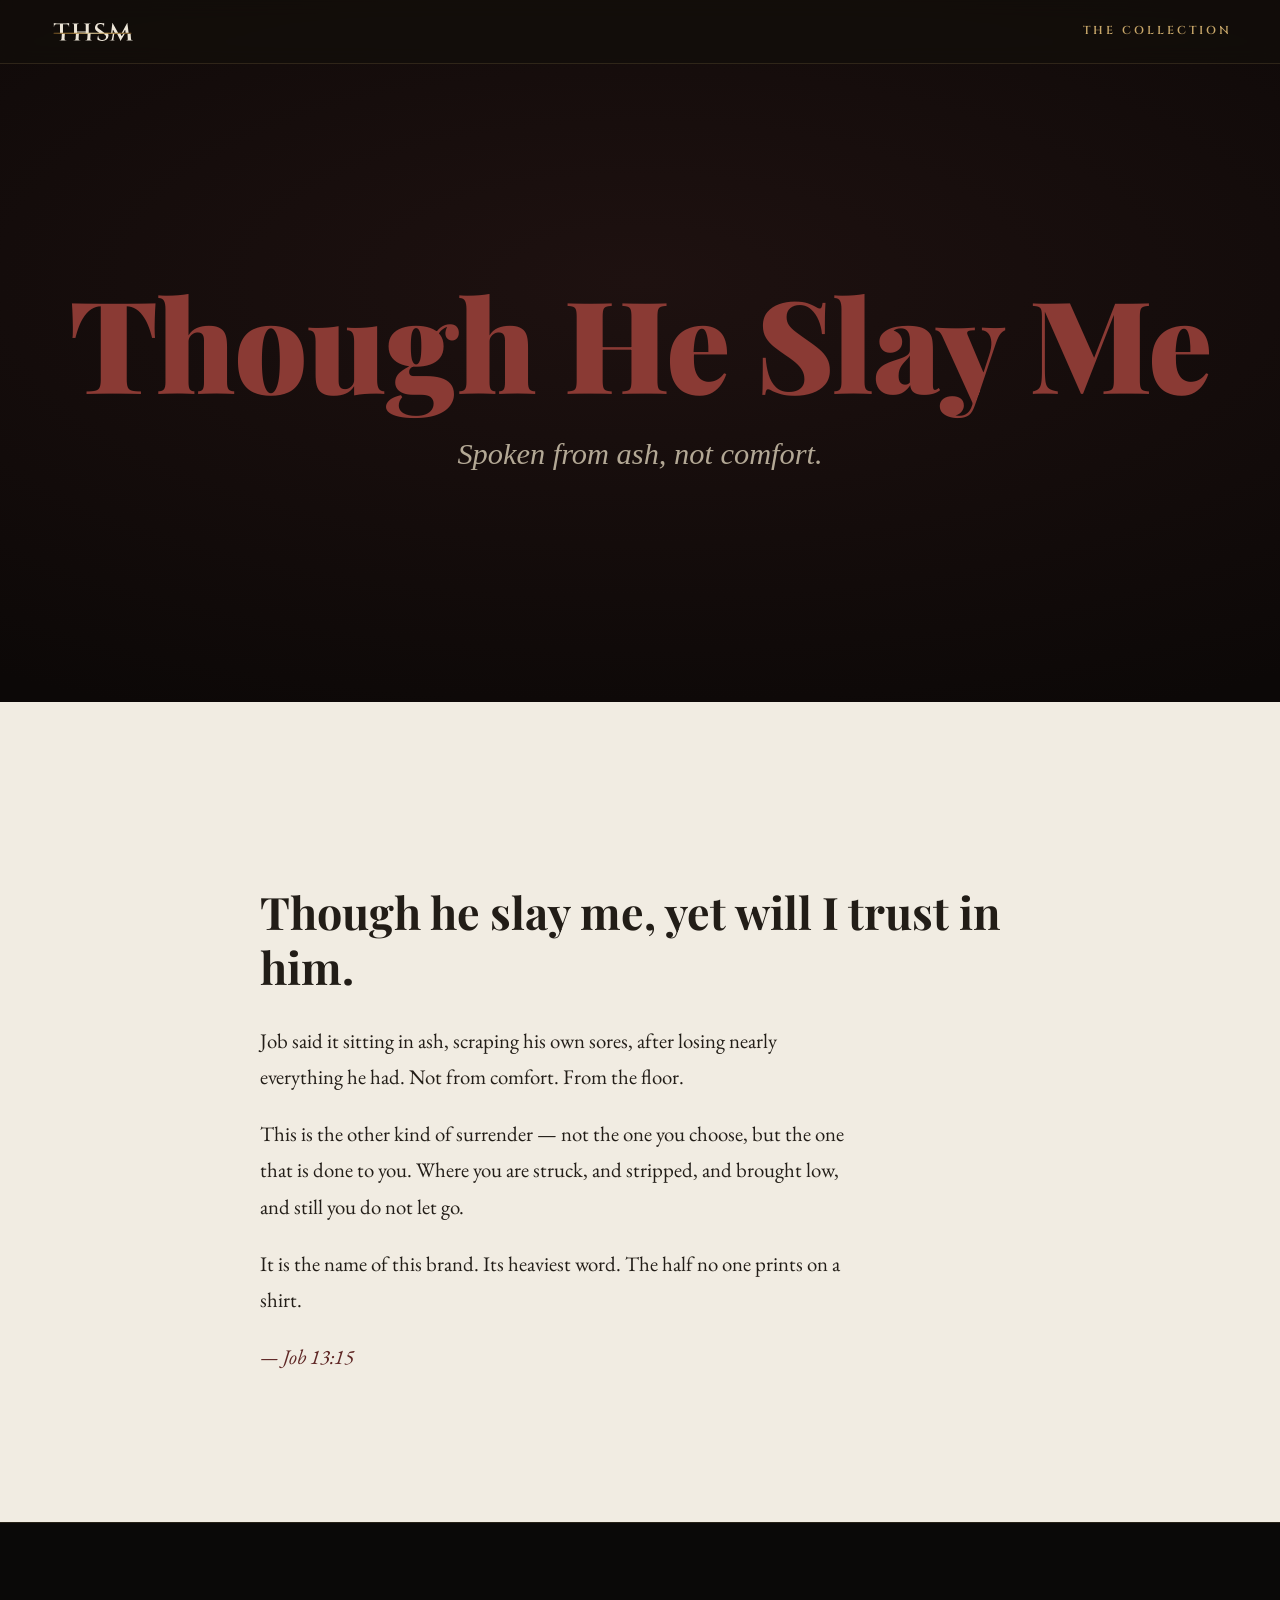
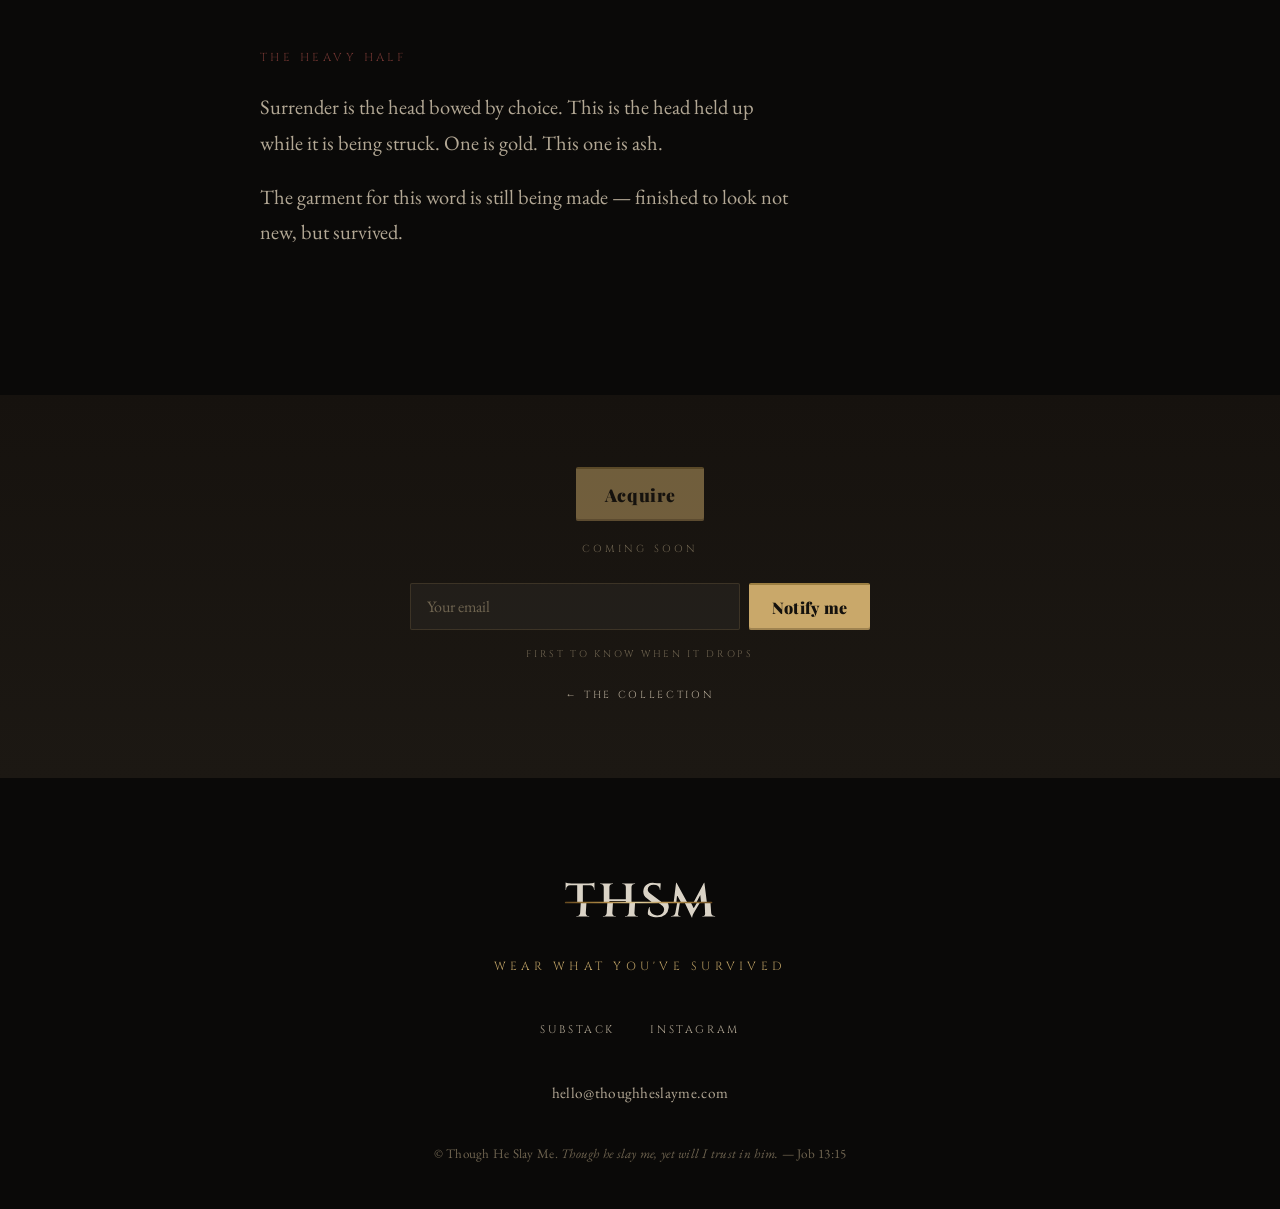
<file: though-he-slay-me.html>
<!DOCTYPE html>
<html lang="en">
<head>
<meta charset="UTF-8">
<meta name="viewport" content="width=device-width, initial-scale=1.0">
<title>Though He Slay Me — Though He Slay Me</title>
<meta name="description" content="Though he slay me, yet will I trust in him. Spoken from ash, not comfort.">
<link rel="canonical" href="https://thoughheslayme.com/though-he-slay-me">
<meta property="og:type" content="website">
<meta property="og:site_name" content="Though He Slay Me">
<meta property="og:title" content="Though He Slay Me — Job 13:15">
<meta property="og:description" content="Though he slay me, yet will I trust in him. Spoken from ash, not comfort.">
<meta property="og:url" content="https://thoughheslayme.com/though-he-slay-me">
<meta property="og:image" content="https://thoughheslayme.com/og-image.jpg">
<meta property="og:image:width" content="1200">
<meta property="og:image:height" content="630">
<meta name="twitter:card" content="summary_large_image">
<link rel="icon" type="image/svg+xml" href="THSM_square_black.svg">
<link rel="preconnect" href="https://fonts.googleapis.com">
<link rel="preconnect" href="https://fonts.gstatic.com" crossorigin>
<link href="https://fonts.googleapis.com/css2?family=Cinzel:wght@400;600;900&family=EB+Garamond:ital,wght@0,400;0,500;1,400&family=IM+Fell+English:ital@0;1&family=Playfair+Display:ital,wght@0,400;0,700;0,900;1,400&display=swap" rel="stylesheet">
<link rel="stylesheet" href="styles.css">
<script>function imgFail(img){var l=img.getAttribute('data-ph')||'photo coming';var d=document.createElement('div');d.className='shot-ph';d.textContent=l;img.parentNode.replaceChild(d,img);}</script>
</head>
<body>

<header class="site-header">
  <a class="logo" href="index.html" aria-label="Though He Slay Me — home">
    <img src="THSM_primary_on-dark.svg" alt="Though He Slay Me">
  </a>
  <a class="header-nav" href="index.html#collection">The Collection</a>
</header>

<!-- PRODUCT HERO -->
<section class="p-hero blood-side">
  <h1 class="p-word reveal">Though He Slay Me</h1>
  <p class="p-note reveal">Spoken from ash, not comfort.</p>
</section>

<!-- CONCEPT (light) -->
<section class="zone zone-paper grain-paper p-concept">
  <div class="wrap">
    <p class="eyebrow reveal">The Concept</p>
    <p class="lede reveal">Though he slay me, yet will I trust in him.</p>
    <p class="reveal">Job said it sitting in ash, scraping his own sores, after losing nearly everything he had. Not from comfort. From the floor.</p>
    <p class="reveal">This is the other kind of surrender — not the one you choose, but the one that is done to you. Where you are struck, and stripped, and brought low, and still you do not let go.</p>
    <p class="reveal">It is the name of this brand. Its heaviest word. The half no one prints on a shirt.</p>
    <p class="reveal"><em>— Job 13:15</em></p>
  </div>
</section>

<!-- THE HEAVY HALF (dark, blood) -->
<section class="zone zone-black grain-dark version">
  <div class="wrap">
    <p class="version-label reveal" style="color:var(--blood-dim)">The heavy half</p>
    <p class="version-body reveal">Surrender is the head bowed by choice. This is the head held up while it is being struck. One is gold. This one is ash.</p>
    <p class="version-body reveal">The garment for this word is still being made — finished to look not new, but survived.</p>
  </div>
</section>

<!-- ACQUIRE -->
<section class="zone zone-dark grain-dark acquire-wrap">
  <span class="acquire" aria-disabled="true">Acquire</span>
  <p class="acquire-note">Coming soon</p>
  <form class="waitlist" action="https://buttondown.com/api/emails/embed-subscribe/THSM" method="post" target="_blank" rel="noopener">
    <input class="waitlist-input" type="email" name="email" placeholder="Your email" aria-label="Email address" required>
    <button class="waitlist-btn" type="submit">Notify me</button>
  </form>
  <p class="waitlist-fine">First to know when it drops</p>
  <a class="back-link" href="index.html#collection">← The Collection</a>
</section>

<!-- FOOTER -->
<footer class="site-footer">
  <img class="footer-logo" src="THSM_primary_on-dark-padded.svg" alt="Though He Slay Me">
  <p class="footer-tag">Wear what you've survived</p>
  <nav class="footer-links">
    <a href="https://open.substack.com/pub/thoughheslayme" target="_blank" rel="noopener">Substack</a>
    <a href="https://www.instagram.com/thoughheslaymewear" target="_blank" rel="noopener">Instagram</a>
  </nav>
  <p class="footer-contact"><a href="mailto:hello@thoughheslayme.com">hello@thoughheslayme.com</a></p>
  <p class="footer-fine">© Though He Slay Me. <em>Though he slay me, yet will I trust in him.</em> — Job 13:15</p>
</footer>

<script src="script.js"></script>
</body>
</html>
</file>
<file: styles.css>
/* ============================================================
   THOUGH HE SLAY ME — shared design system
   Classical-serif system · light/dark zones · gold + oxidized blood
   ============================================================ */

:root {
  /* dark zone */
  --char:        #16120e;   /* warm charcoal */
  --char-2:      #1c1813;
  --black:       #0a0908;   /* near-black for logo/stamp moments */

  /* light reading zone */
  --paper:       #f1ece2;   /* warm ash white */
  --paper-2:     #e9e2d4;
  --ink:         #221d17;   /* charcoal text on paper */
  --ink-soft:    #5a5044;

  /* studio mat — light backdrop so product photos hold their texture */
  --studio:      #e3dccd;
  --studio-ink:  #6b6051;   /* caption text on the mat */

  /* gold — main accent, "what fire leaves behind" */
  --gold:        #c9a86a;
  --gold-deep:   #8f7338;
  --gold-dim:    #b89c62;
  --gold-edge:   #9c7f42;

  /* oxidized blood — the suffering side, used as rare重音 */
  --blood:       #8a3a34;
  --blood-deep:  #5e2624;
  --blood-dim:   #6e3430;

  /* text on dark */
  --on-dark:     #efe9df;
  --on-dark-mut: #b3a895;
  --on-dark-faint:#6f6450;

  /* type */
  --display: 'Playfair Display', Georgia, serif;   /* declaration / stamp */
  --sacred:  'Cinzel', Georgia, serif;             /* hero / scripture */
  --quote:   'IM Fell English', Georgia, serif;    /* citation / italic */
  --body:    'EB Garamond', Georgia, serif;        /* prose */

  --knock:   #14110d;
  --hair:    rgba(201,168,106,0.16);
}

* { box-sizing: border-box; margin: 0; padding: 0; }
html { scroll-behavior: smooth; -webkit-text-size-adjust: 100%; }
body {
  font-family: var(--body);
  background: var(--char);
  color: var(--on-dark);
  line-height: 1.6;
  font-size: 18px;
  -webkit-font-smoothing: antialiased;
  text-rendering: optimizeLegibility;
  overflow-x: hidden;
}
img, svg { display: block; max-width: 100%; }
a { color: inherit; text-decoration: none; }

/* ---------- grain + helpers ---------- */
.grain-dark {
  background-image: radial-gradient(rgba(95,77,40,0.05) 0.5px, transparent 0.5px);
  background-size: 4px 4px;
}
.grain-paper {
  background-image: radial-gradient(rgba(90,70,40,0.045) 0.5px, transparent 0.5px);
  background-size: 4px 4px;
}

/* ============================================================
   HEADER
   ============================================================ */
.site-header {
  position: fixed; top: 0; left: 0; right: 0; z-index: 100;
  display: flex; align-items: center; justify-content: space-between;
  padding: 0 clamp(1.2rem, 4vw, 3rem); height: 64px;
  background: rgba(18,15,11,0.72);
  backdrop-filter: blur(10px); -webkit-backdrop-filter: blur(10px);
  border-bottom: 1px solid var(--hair);
}
.site-header .logo { height: 28px; }
.site-header .logo img { height: 28px; width: auto; }
.header-nav {
  font-family: var(--sacred); font-weight: 600; font-size: 0.72rem; letter-spacing: 0.26em;
  text-transform: uppercase; color: var(--gold);
  transition: color 0.4s ease;
}
.header-nav:hover { color: #e7cf97; }
@media (max-width: 600px) {
  .site-header { height: 56px; }
  .site-header .logo, .site-header .logo img { height: 23px; }
  .header-nav { font-size: 0.58rem; letter-spacing: 0.2em; }
}

/* ============================================================
   SECTIONS — alternating zones
   ============================================================ */
.zone { padding: clamp(5rem, 14vh, 11rem) clamp(1.5rem, 6vw, 4rem); position: relative; }
.zone-dark  { background: linear-gradient(180deg, var(--char) 0%, var(--char-2) 100%); color: var(--on-dark); }
.zone-black { background: var(--black); color: var(--on-dark); }
.zone-paper { background: var(--paper); color: var(--ink); }
.wrap { max-width: 760px; margin: 0 auto; }
.wrap-wide { max-width: 980px; margin: 0 auto; }

/* eyebrow / labels */
.eyebrow {
  font-family: var(--sacred); font-size: 0.7rem; letter-spacing: 0.34em;
  text-transform: uppercase; color: var(--gold-dim); margin-bottom: 1.6rem;
}
.zone-paper .eyebrow { color: var(--gold-deep); }

/* ============================================================
   HERO
   ============================================================ */
.hero {
  min-height: 100svh; display: flex; flex-direction: column;
  align-items: center; justify-content: center; text-align: center;
  background: radial-gradient(120% 90% at 50% 38%, #1d1813 0%, #131009 70%, #0e0b07 100%);
  padding: 64px 1.5rem 0;
}
.hero-eyebrow {
  font-family: var(--sacred); font-size: clamp(0.7rem, 2vw, 0.86rem);
  letter-spacing: 0.4em; text-transform: uppercase; color: var(--gold-dim);
  margin-bottom: 2rem;
}
.hero-title {
  font-family: var(--sacred); font-weight: 400;
  font-size: clamp(2.6rem, 9vw, 6rem); line-height: 1.04;
  letter-spacing: 0.06em; text-transform: uppercase; color: #fff;
}
.hero-rule { width: 1px; height: clamp(40px, 8vh, 80px); background: linear-gradient(var(--gold-deep), transparent); margin-top: clamp(2.5rem,6vh,4rem); }
.scroll-cue { position: absolute; bottom: 2rem; font-family: var(--sacred); font-size: 0.6rem; letter-spacing: 0.3em; text-transform: uppercase; color: var(--on-dark-faint); }

/* ============================================================
   THE WORD  (light reading zone)
   ============================================================ */
.word-lede {
  font-family: var(--display); font-weight: 700;
  font-size: clamp(1.8rem, 4.4vw, 2.7rem); line-height: 1.18; color: var(--ink);
  margin-bottom: 2.6rem; letter-spacing: -0.01em;
}
.word-lede .word-key { color: var(--gold-deep); }
.word-body {
  font-family: var(--body); font-size: clamp(1.15rem, 2.2vw, 1.4rem);
  line-height: 1.72; color: var(--ink); max-width: 36ch;
}
.word-body + .word-body { margin-top: 1.5rem; }
.word-body em { font-style: italic; color: var(--blood-deep); }
.word-accent { color: var(--gold-deep); font-style: italic; }

/* THE WORD — a calm left column. The world's command recedes to fine print,
   the gospel exchange rises as the one peak, and each stanza is given air so
   it arrives on its own as the reader scrolls. */
.word-zone .wrap { max-width: 640px; }
/* the world's command, diminished to fine print */
.word-world {
  font-family: var(--body); font-size: clamp(0.95rem, 1.7vw, 1.08rem);
  line-height: 1.7; color: var(--studio-ink); max-width: 32ch;
  letter-spacing: 0.02em; margin-top: 2.6rem;
}
.word-world em { font-style: normal; color: var(--ink-soft); }
/* the turn — first full-ink line after the world, a held breath before it */
.word-turn-line {
  font-family: var(--body); font-size: clamp(1.2rem, 2.4vw, 1.5rem);
  line-height: 1.6; color: var(--ink); max-width: 30ch;
  margin-top: 3.6rem; text-wrap: balance;
}
/* the one peak — the gospel exchange */
.word-exchange {
  font-family: var(--display); font-weight: 900;
  font-size: clamp(2rem, 4.8vw, 3.05rem); line-height: 1.16;
  color: var(--ink); letter-spacing: -0.015em;
  margin: 3.2rem 0 0.9rem;
}
/* each exchange balances on its own so neither orphans its final word */
.word-exchange .ex-line { display: block; text-wrap: balance; }
.word-exchange .ex-line + .ex-line { margin-top: 0.35rem; }
.word-exchange .word-key { color: var(--gold-deep); }
/* the reminder — a caption to the exchange */
.word-gloss {
  max-width: 40ch; font-family: var(--body); line-height: 1.62;
  font-size: clamp(1rem, 1.8vw, 1.12rem); color: var(--ink-soft);
  text-wrap: balance;
}
.word-heavy {
  font-family: var(--body); font-size: clamp(1.1rem, 2vw, 1.3rem);
  line-height: 1.66; color: var(--ink); max-width: 34ch; margin-top: 2.8rem;
}
/* the benediction — stands alone */
.word-verse {
  font-family: var(--quote); font-style: italic;
  font-size: clamp(1.55rem, 3.6vw, 2.35rem); line-height: 1.32;
  color: var(--gold-deep); margin-top: 4rem;
}

/* ============================================================
   TRANSITION  (light -> dark bridge)
   ============================================================ */
.bridge {
  background: linear-gradient(180deg, var(--paper) 0%, #6f6456 46%, var(--char) 100%);
  text-align: center; padding: clamp(5rem, 16vh, 10rem) 1.5rem;
}
.bridge-line {
  font-family: var(--quote); font-style: italic;
  font-size: clamp(1.5rem, 4vw, 2.6rem); color: var(--gold);
  letter-spacing: 0.01em;
}

/* ============================================================
   STANCE / ANTI-EGO  (dark)
   ============================================================ */
.stance p { max-width: 40ch; }
.stance-line {
  font-family: var(--display); font-weight: 700;
  font-size: clamp(1.5rem, 3.6vw, 2.5rem); line-height: 1.28; color: var(--on-dark);
  margin-bottom: 1.5rem;
}
.stance-small {
  font-family: var(--body); font-size: clamp(1.1rem, 2vw, 1.3rem);
  line-height: 1.7; color: var(--on-dark-mut); margin-bottom: 1.4rem;
}
.stance-small strong { color: var(--on-dark); font-weight: 400; }
.blood { color: var(--blood); font-style: normal; }
.stance-close {
  font-family: var(--sacred); font-size: 0.8rem; letter-spacing: 0.28em;
  text-transform: uppercase; color: var(--gold-dim); margin-top: 2.5rem;
}

/* ============================================================
   THE SIX  (word spectrum)
   ============================================================ */
.six { background: var(--black); }
.six-head { text-align: center; margin-bottom: clamp(3rem, 8vh, 5rem); }
.six-list { max-width: 820px; margin: 0 auto; }
.six-item {
  display: block; padding: clamp(1.6rem, 4vh, 2.6rem) 0;
  border-top: 1px solid rgba(201,168,106,0.12); text-align: center;
  position: relative;
}
.six-item:last-child { border-bottom: 1px solid rgba(201,168,106,0.12); }
.six-word {
  font-family: var(--display); font-weight: 900;
  font-size: clamp(2rem, 6.5vw, 3.6rem); line-height: 1.05; color: var(--gold);
  letter-spacing: -0.01em; transition: letter-spacing 0.5s ease, color 0.4s ease;
}
.six-word.blood-word { color: var(--blood); }
.six-note {
  font-family: var(--quote); font-style: italic;
  font-size: clamp(1.05rem, 2.3vw, 1.45rem); color: var(--on-dark-mut);
  margin-top: 0.9rem; line-height: 1.5;
}
/* clickable concept rows */
a.six-item { cursor: pointer; }
a.six-item .enter {
  display: inline-block; margin-top: 1.1rem;
  font-family: var(--sacred); font-size: 0.62rem; letter-spacing: 0.32em;
  text-transform: uppercase; color: var(--on-dark-faint);
  transition: color 0.4s ease, transform 0.4s ease;
}
a.six-item:hover .six-word { letter-spacing: 0.02em; }
a.six-item:hover .enter { color: var(--gold); transform: translateX(4px); }
a.six-item:hover .six-word.blood-word { color: #a8463f; }

/* ============================================================
   ABOUT  (light reading zone, long-form)
   ============================================================ */
.about { }
.about-title {
  font-family: var(--display); font-weight: 900;
  font-size: clamp(2rem, 5.5vw, 3.4rem); color: var(--ink); line-height: 1.1;
  margin-bottom: 0.6rem; letter-spacing: -0.01em;
}
.about-sub {
  font-family: var(--quote); font-style: italic; font-size: 1.15rem;
  color: var(--gold-deep); margin-bottom: 2.8rem;
}
.about-body p {
  font-family: var(--body); font-size: clamp(1.12rem, 2vw, 1.28rem);
  line-height: 1.75; color: var(--ink); margin-bottom: 1.4rem; max-width: 62ch;
}
.about-body .big {
  font-family: var(--display); font-weight: 700; font-size: 1.7rem;
  color: var(--ink); letter-spacing: 0.04em; display: inline-block; margin: 0.2rem 0;
}
.about-body em { font-style: italic; }
.about-body .stamp-inline {
  display: inline-block; background: var(--gold); color: var(--knock);
  font-family: var(--display); font-weight: 900; padding: 0.04em 0.34em;
  border-radius: 1px;
}

/* ============================================================
   FOOTER
   ============================================================ */
.site-footer {
  background: var(--black); text-align: center;
  padding: clamp(4rem, 10vh, 7rem) 1.5rem clamp(2.5rem, 5vh, 4rem);
}
.footer-logo { width: 200px; margin: 0 auto 1.6rem; opacity: 0.92; }
.footer-tag {
  font-family: var(--sacred); font-size: 0.74rem; letter-spacing: 0.36em;
  text-transform: uppercase; color: var(--gold-dim); margin-bottom: 2.8rem;
}
.footer-links {
  display: flex; gap: 2.2rem; justify-content: center; margin-bottom: 2.4rem;
}
.footer-links a {
  font-family: var(--sacred); font-size: 0.68rem; letter-spacing: 0.24em;
  text-transform: uppercase; color: var(--on-dark-mut);
  padding-bottom: 3px; border-bottom: 1px solid transparent; transition: color 0.4s, border-color 0.4s;
}
.footer-links a:hover { color: var(--gold); border-color: var(--gold-deep); }
.footer-contact {
  font-family: var(--body); font-size: 0.95rem; letter-spacing: 0.02em;
  margin-bottom: 2.4rem;
}
.footer-contact a {
  color: var(--on-dark-mut); padding-bottom: 2px;
  border-bottom: 1px solid transparent; transition: color 0.4s, border-color 0.4s;
}
.footer-contact a:hover { color: var(--gold); border-color: var(--gold-deep); }
.footer-fine {
  font-family: var(--body); font-size: 0.82rem; color: var(--on-dark-faint);
  letter-spacing: 0.02em;
}
.footer-fine a { color: var(--on-dark-mut); }

/* ============================================================
   PRODUCT PAGES (surrender / though-he-slay-me)
   ============================================================ */
.p-hero {
  min-height: 78vh; display: flex; flex-direction: column; align-items: center;
  justify-content: center; text-align: center; padding: 120px 1.5rem 4rem;
}
.p-hero.gold-side  { background: radial-gradient(120% 90% at 50% 40%, #1d1813, #0e0b07 75%); }
.p-hero.blood-side { background: radial-gradient(120% 90% at 50% 40%, #1e1110, #0c0807 75%); }
.p-word {
  font-family: var(--display); font-weight: 900;
  font-size: clamp(3rem, 13vw, 8rem); line-height: 0.98; letter-spacing: -0.01em;
  color: var(--gold);
}
.blood-side .p-word { color: var(--blood); }
.p-note {
  font-family: var(--quote); font-style: italic;
  font-size: clamp(1.2rem, 3vw, 1.9rem); color: var(--on-dark-mut); margin-top: 1.6rem;
}
.p-concept { }
.p-concept .lede {
  font-family: var(--display); font-weight: 700;
  font-size: clamp(1.6rem, 4vw, 2.8rem); line-height: 1.22; color: var(--ink);
  margin-bottom: 1.8rem;
}
.p-concept .lede-attr {
  font-family: var(--quote); font-style: italic;
  font-size: clamp(0.98rem, 1.7vw, 1.15rem); color: var(--gold-deep);
  letter-spacing: 0.02em; margin-top: -1rem; margin-bottom: 2.2rem;
}
.p-concept p {
  font-family: var(--body); font-size: clamp(1.12rem, 2vw, 1.3rem);
  line-height: 1.74; color: var(--ink); margin-bottom: 1.3rem; max-width: 60ch;
}
.p-concept em { font-style: italic; color: var(--blood-deep); }

/* version blocks */
.version { border-top: 1px solid var(--hair); }
.version-label {
  font-family: var(--sacred); font-size: 0.72rem; letter-spacing: 0.3em;
  text-transform: uppercase; color: var(--gold-dim); margin-bottom: 1.4rem;
}
.version-title {
  font-family: var(--display); font-weight: 900; font-size: clamp(1.8rem, 5vw, 3rem);
  color: var(--on-dark); margin-bottom: 1.4rem; line-height: 1.1;
}
.version-body {
  font-family: var(--body); font-size: clamp(1.1rem, 2vw, 1.28rem);
  line-height: 1.72; color: var(--on-dark-mut); max-width: 54ch; margin-bottom: 1.2rem;
}
.version-body em { font-style: italic; color: var(--gold); }

/* image frame / placeholder */
.shot {
  margin: clamp(2rem,5vh,3.5rem) 0;
  background: var(--studio);
  padding: clamp(0.9rem, 2.6vw, 1.5rem);
  border-radius: 3px;
  box-shadow: 0 16px 44px rgba(0,0,0,0.42);
}
.shot img { width: 100%; border-radius: 2px; }
.shot-ph {
  width: 100%; aspect-ratio: 4/5; border: 1px solid rgba(34,29,23,0.10);
  display: flex; align-items: center; justify-content: center;
  background: linear-gradient(135deg, #e7e0d1, #d5ccba);
  font-family: var(--sacred); font-size: 0.62rem; letter-spacing: 0.3em;
  text-transform: uppercase; color: #8a7c63; border-radius: 2px;
}
.shot-cap {
  font-family: var(--body); font-style: italic; font-size: 0.92rem;
  color: var(--studio-ink); margin-top: 0.9rem; text-align: center;
}
.shot-cap em { color: var(--gold-deep); }

/* hidden weight — delayed detonation */
.weight { color: #221d16; transition: color 1.2s ease; cursor: default; }
.weight:hover, .weight.lit { color: var(--gold-dim); }

/* knockout stamp */
.stamp {
  display: inline-flex; align-items: center; justify-content: center;
  background: var(--gold); color: var(--knock);
  font-family: var(--display); font-weight: 900; letter-spacing: 0.01em; line-height: 1;
  padding: 0.18em 0.42em; border-top: 2px solid var(--gold-edge); border-radius: 1px;
  box-shadow: inset 0 -2px 0 rgba(95,77,40,0.4);
}

/* acquire / coming soon */
.acquire-wrap { text-align: center; padding: clamp(3rem,8vh,5rem) 1.5rem; }
.acquire {
  display: inline-flex; align-items: center; gap: 0.8em;
  background: var(--gold); color: var(--knock);
  font-family: var(--display); font-weight: 900; font-size: 1.1rem;
  letter-spacing: 0.04em; padding: 0.7em 1.6em; border-radius: 2px;
  border-top: 2px solid var(--gold-edge); box-shadow: inset 0 -2px 0 rgba(95,77,40,0.4);
  opacity: 0.5; cursor: not-allowed;
}
.acquire-note {
  font-family: var(--sacred); font-size: 0.64rem; letter-spacing: 0.3em;
  text-transform: uppercase; color: var(--on-dark-faint); margin-top: 1.2rem;
}
.back-link {
  display: inline-block; margin-top: 1.5rem; font-family: var(--sacred);
  font-size: 0.64rem; letter-spacing: 0.26em; text-transform: uppercase;
  color: var(--on-dark-mut); transition: color 0.4s;
}
.back-link:hover { color: var(--gold); }

/* ---------- waitlist / email capture ---------- */
.waitlist {
  display: flex; gap: 0.6rem; justify-content: center; flex-wrap: wrap;
  max-width: 460px; margin: 1.6rem auto 0;
}
.waitlist-input {
  flex: 1 1 240px; min-width: 0;
  background: rgba(255,255,255,0.04); color: var(--on-dark);
  border: 1px solid var(--hair); border-radius: 2px;
  padding: 0.75em 1em; font-family: var(--body); font-size: 1rem;
  transition: border-color 0.3s ease;
}
.waitlist-input::placeholder { color: var(--on-dark-faint); }
.waitlist-input:focus { outline: none; border-color: var(--gold-deep); }
.waitlist-btn {
  flex: 0 0 auto; cursor: pointer;
  background: var(--gold); color: var(--knock);
  font-family: var(--display); font-weight: 900; font-size: 1rem;
  letter-spacing: 0.02em; padding: 0.75em 1.4em;
  border: none; border-top: 2px solid var(--gold-edge); border-radius: 2px;
  box-shadow: inset 0 -2px 0 rgba(95,77,40,0.4);
  transition: background 0.3s ease, transform 0.15s ease;
}
.waitlist-btn:hover { background: #d8b978; }
.waitlist-btn:active { transform: translateY(1px); }
.waitlist-fine {
  font-family: var(--sacred); font-size: 0.6rem; letter-spacing: 0.28em;
  text-transform: uppercase; color: var(--on-dark-faint); margin-top: 1.1rem;
}
.waitlist-zone { text-align: center; }
.waitlist-lede {
  font-family: var(--display); font-weight: 700;
  font-size: clamp(1.6rem, 4vw, 2.6rem); color: var(--on-dark);
  line-height: 1.2; margin-bottom: 0.8rem;
}
.waitlist-sub {
  font-family: var(--body); font-size: clamp(1.05rem, 2vw, 1.25rem);
  color: var(--on-dark-mut); max-width: 42ch; margin: 0 auto;
}
.waitlist-done { max-width: 460px; margin: 1.6rem auto 0; text-align: center; }
.waitlist-done-title {
  font-family: var(--display); font-weight: 700; font-size: 1.5rem;
  color: var(--gold); margin-bottom: 0.4rem; line-height: 1.2;
}
.waitlist-done-sub {
  font-family: var(--body); font-size: 1rem; color: var(--on-dark-mut);
}

/* ============================================================
   SCROLL REVEAL
   ============================================================ */
.reveal { opacity: 0; transform: translateY(20px); transition: opacity 1s ease, transform 1s ease; }
.reveal.in { opacity: 1; transform: none; }

@media (prefers-reduced-motion: reduce) {
  html { scroll-behavior: auto; }
  .reveal { opacity: 1 !important; transform: none !important; }
  .weight { color: var(--gold-dim); }
}
</file>
